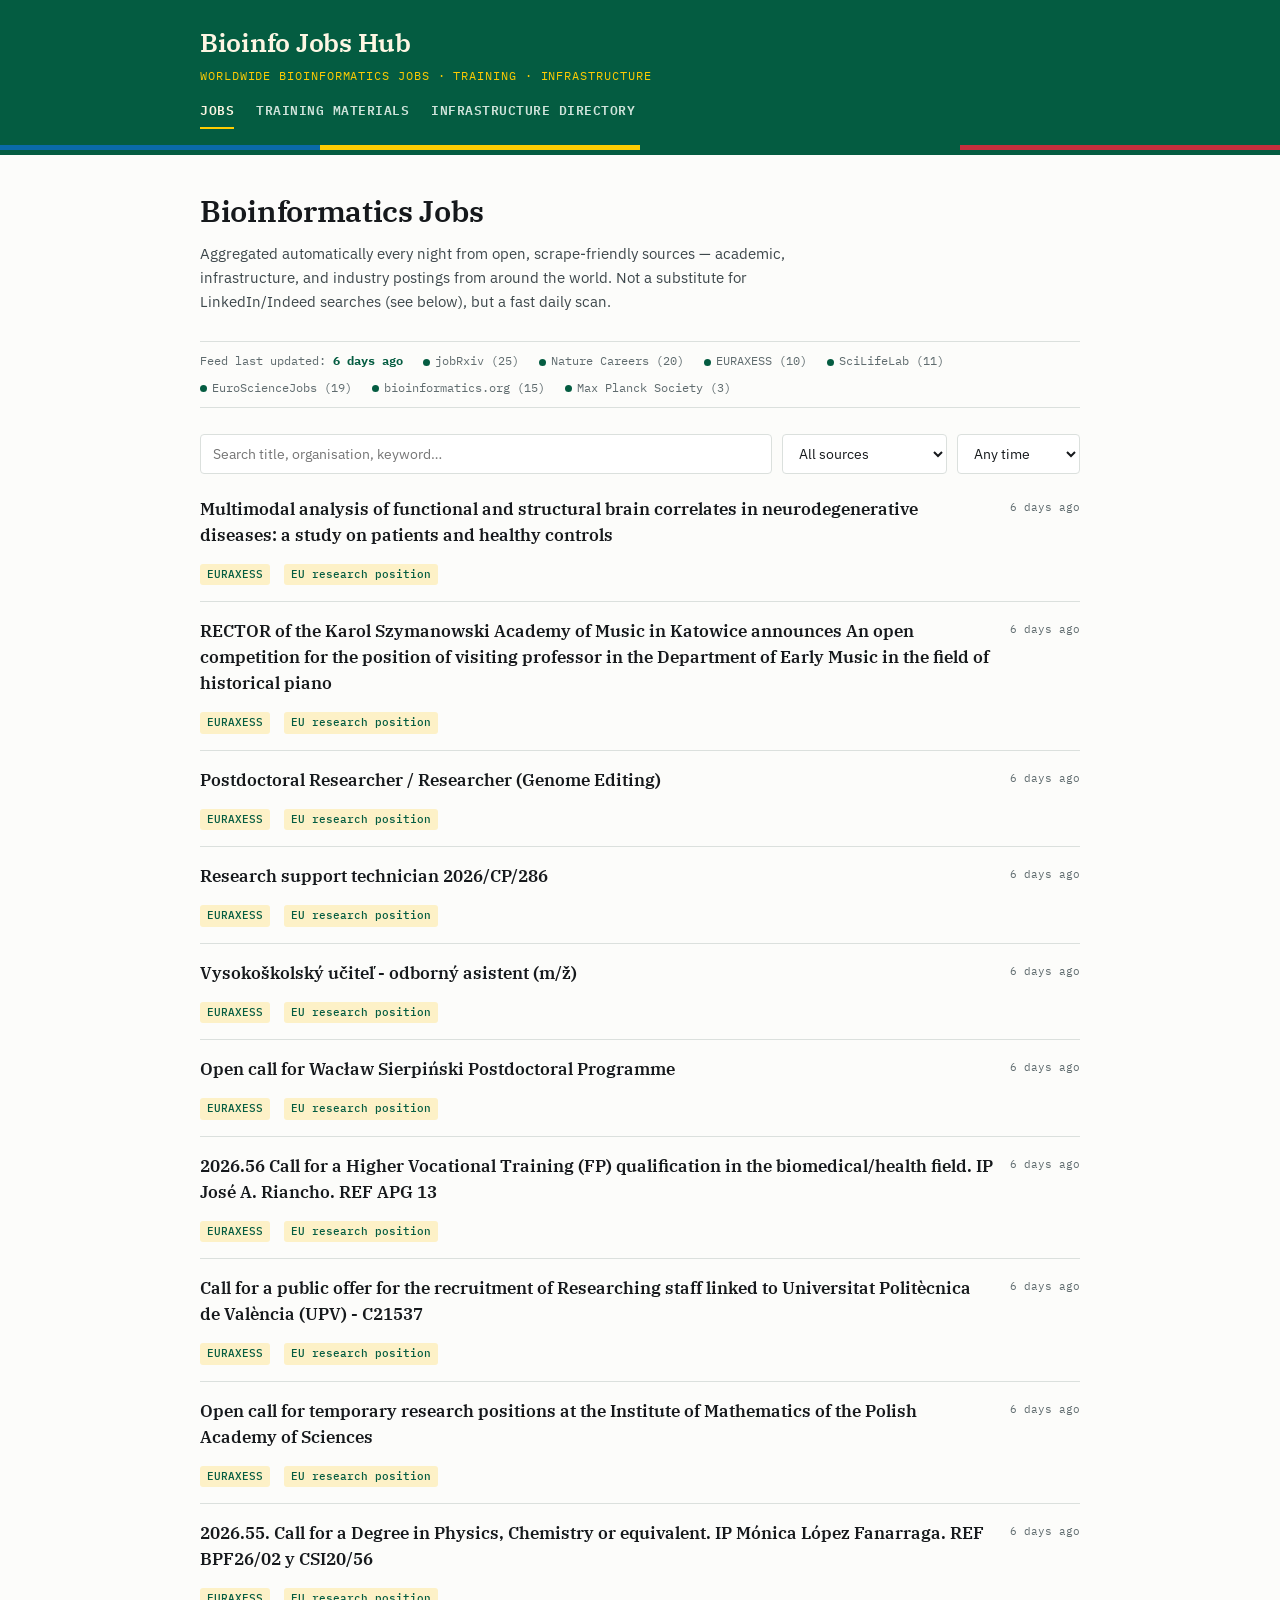
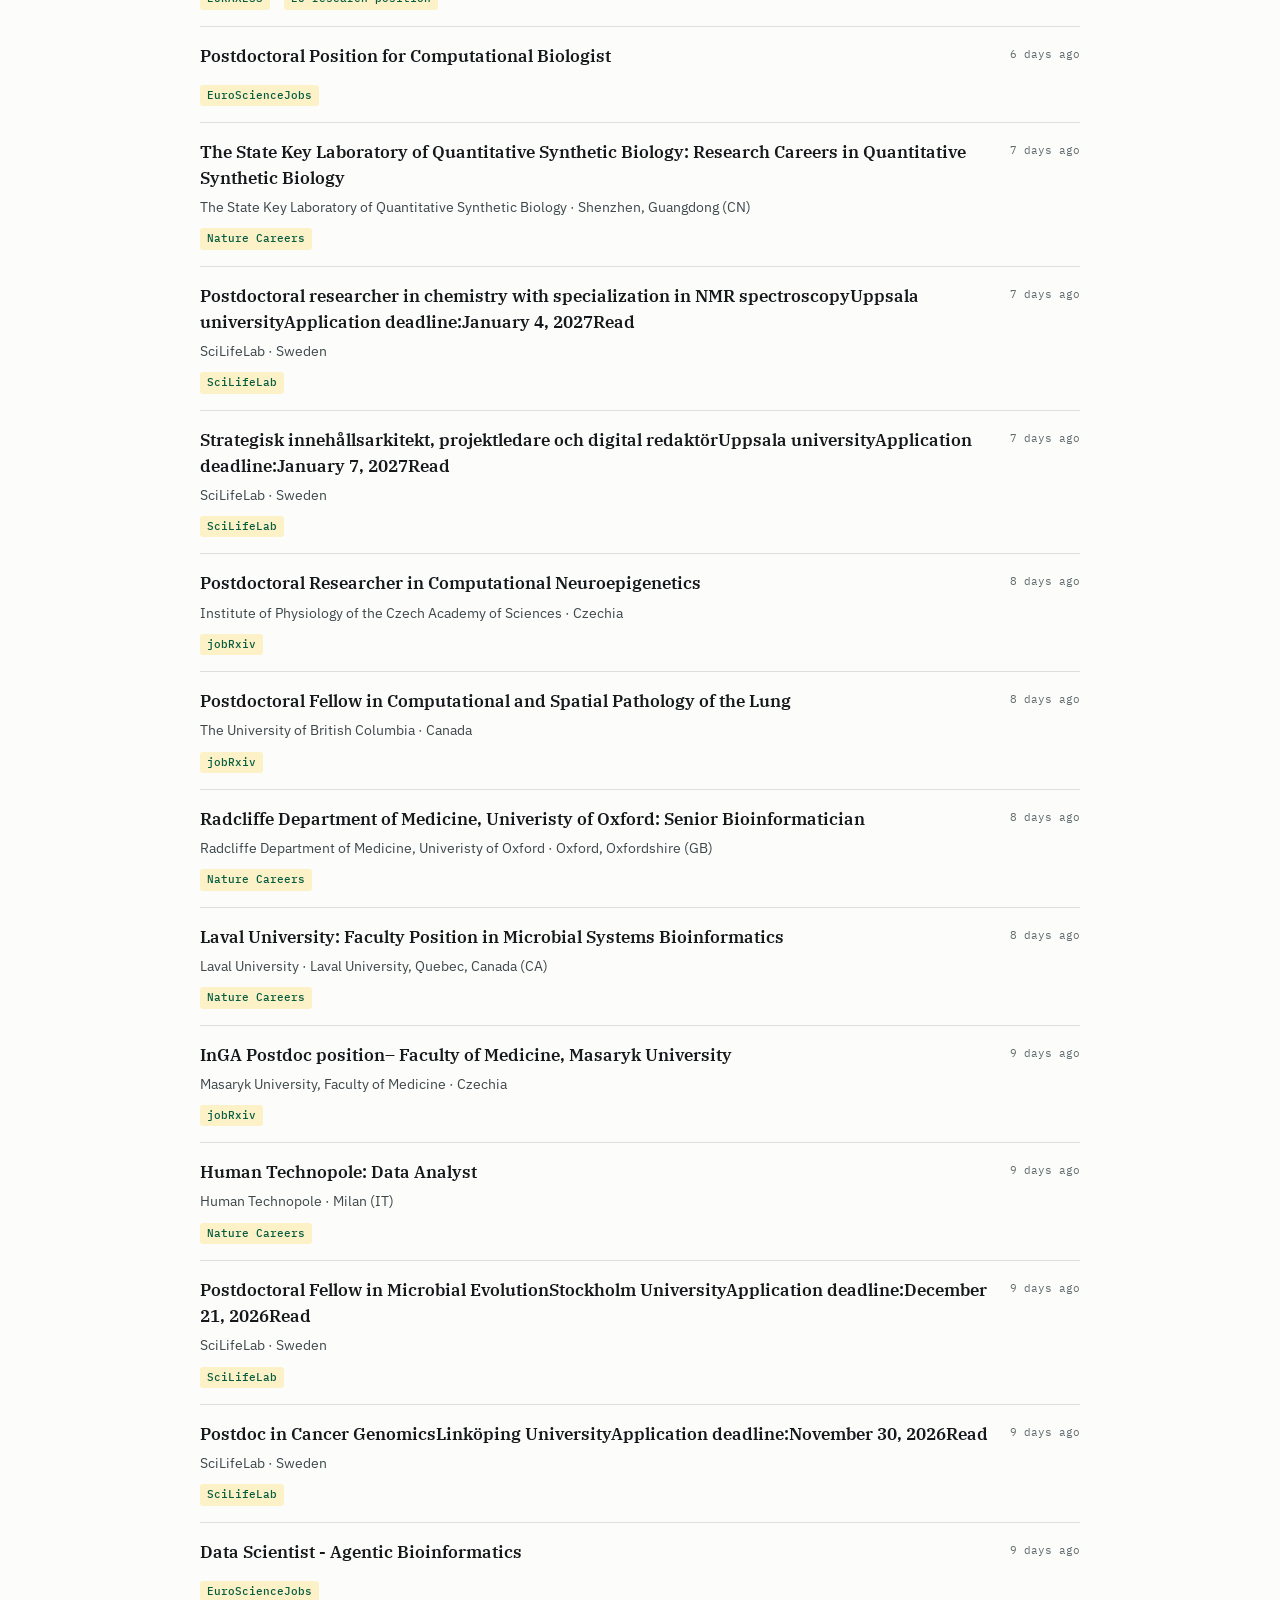
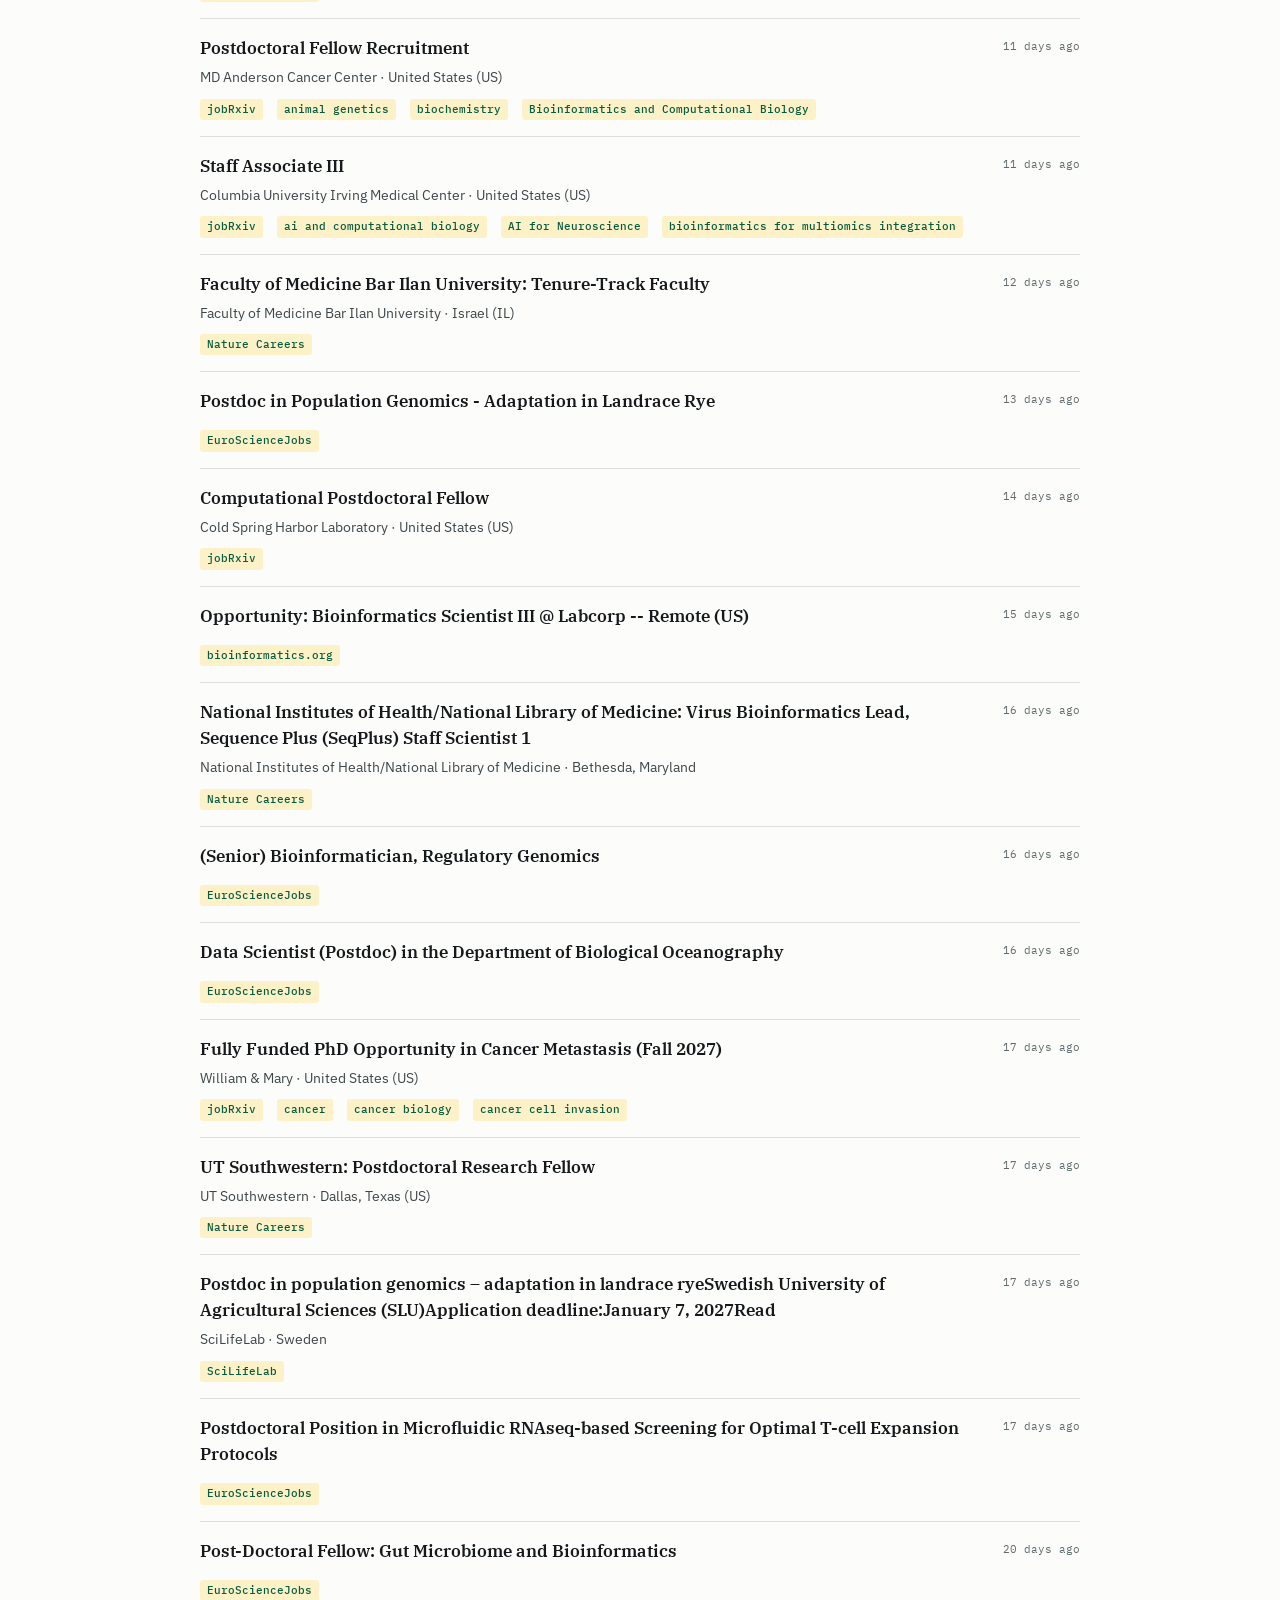
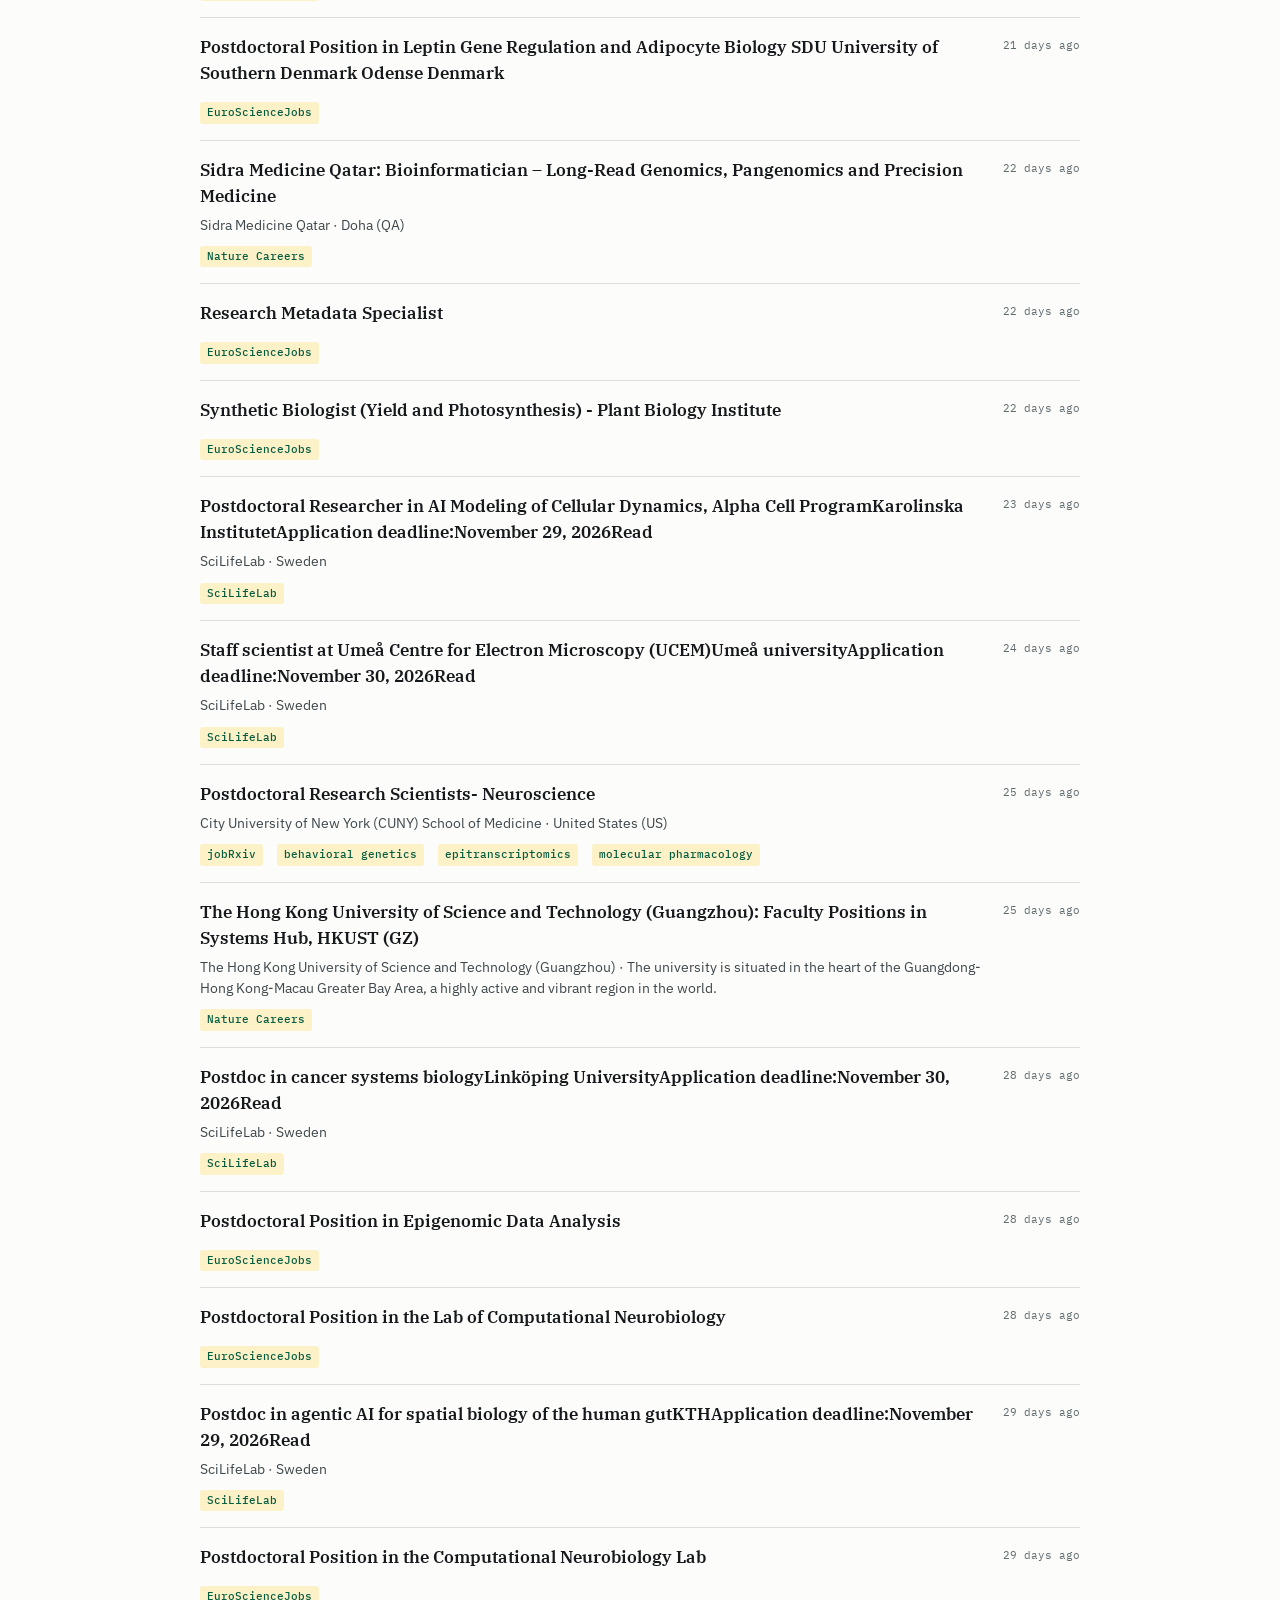
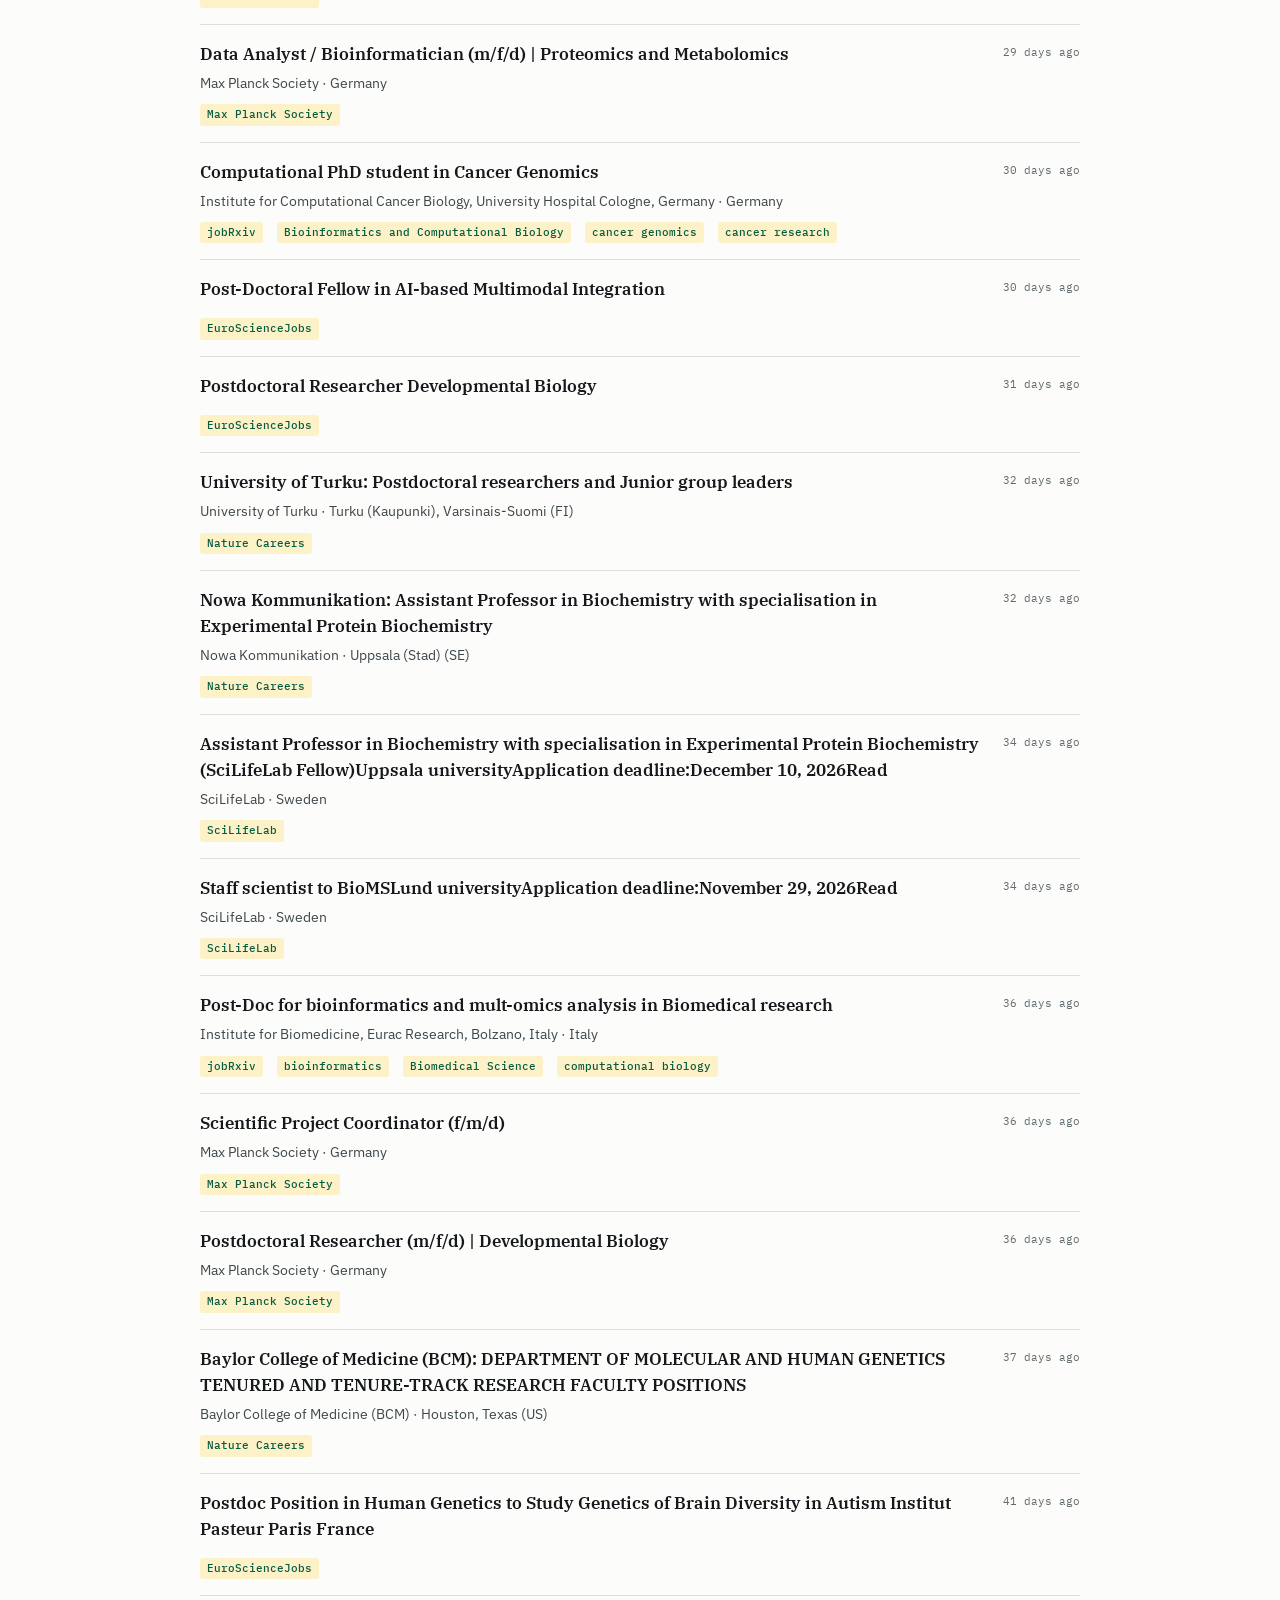
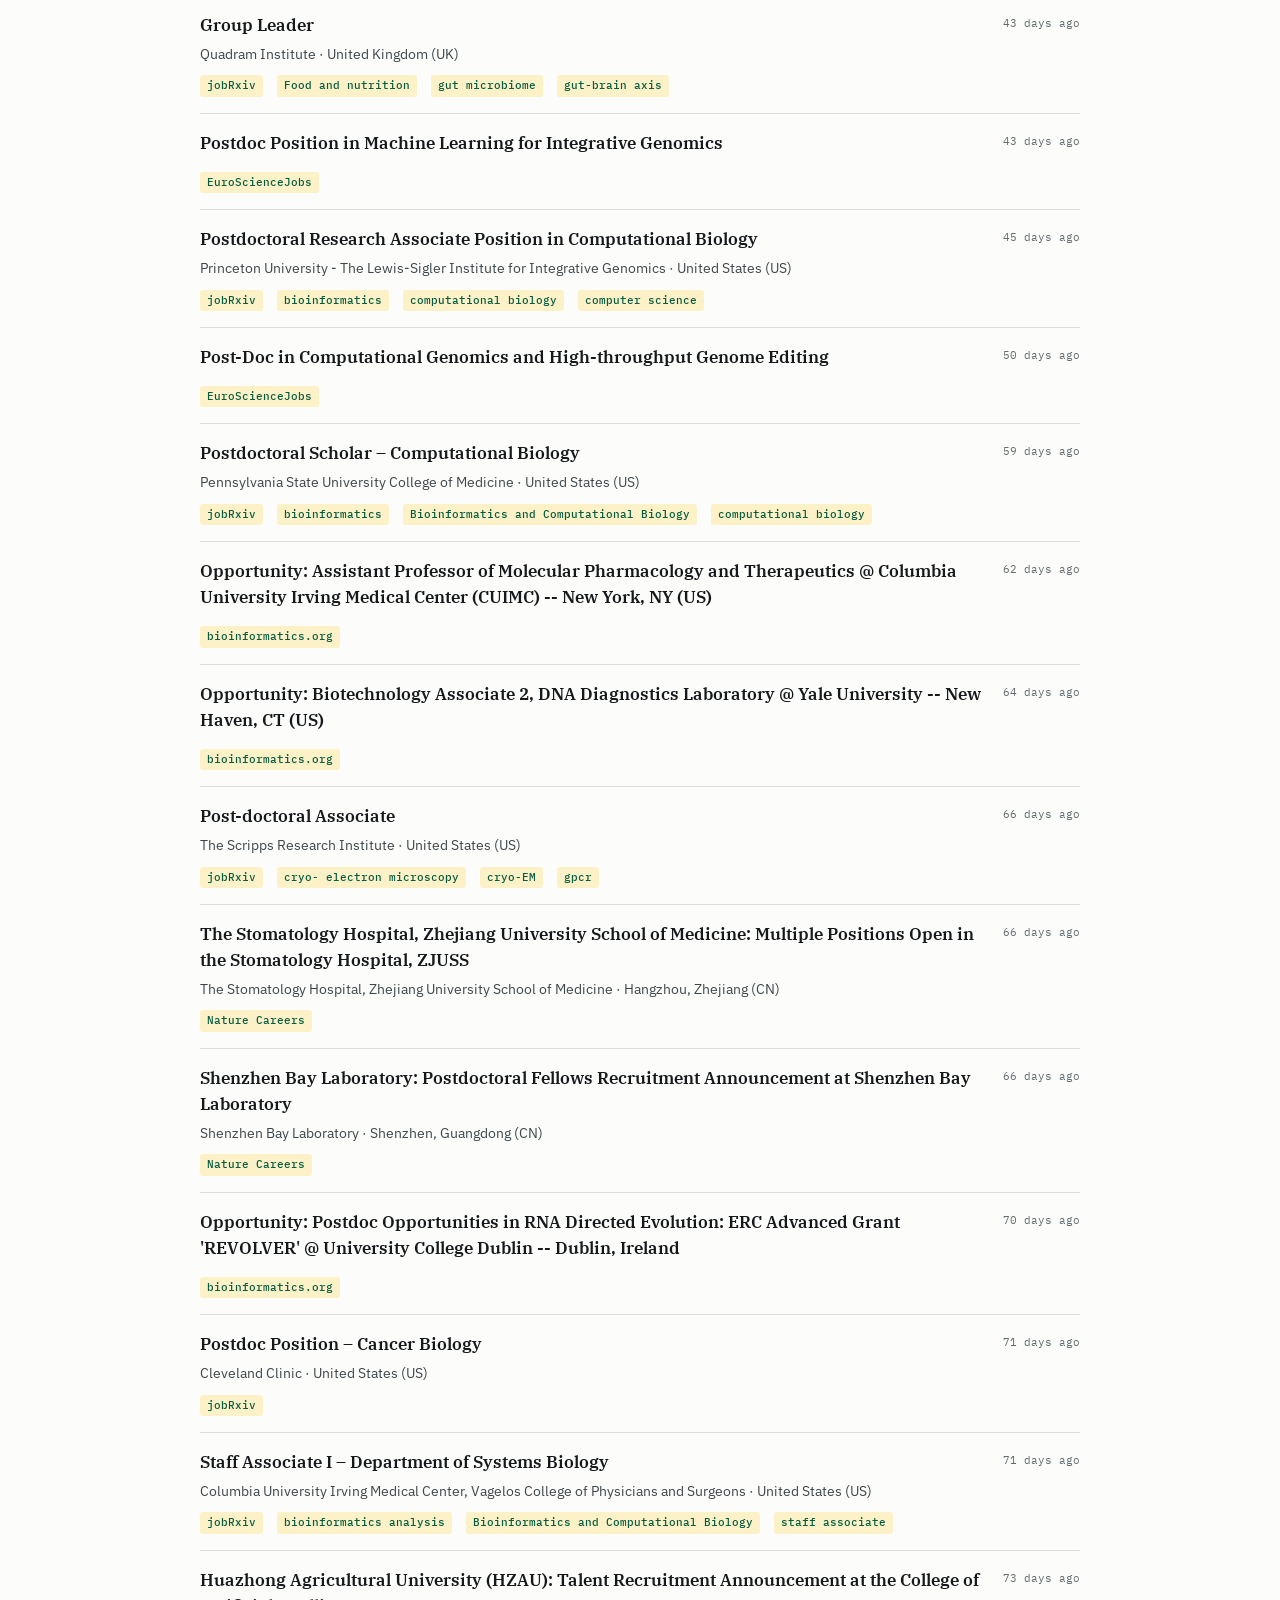
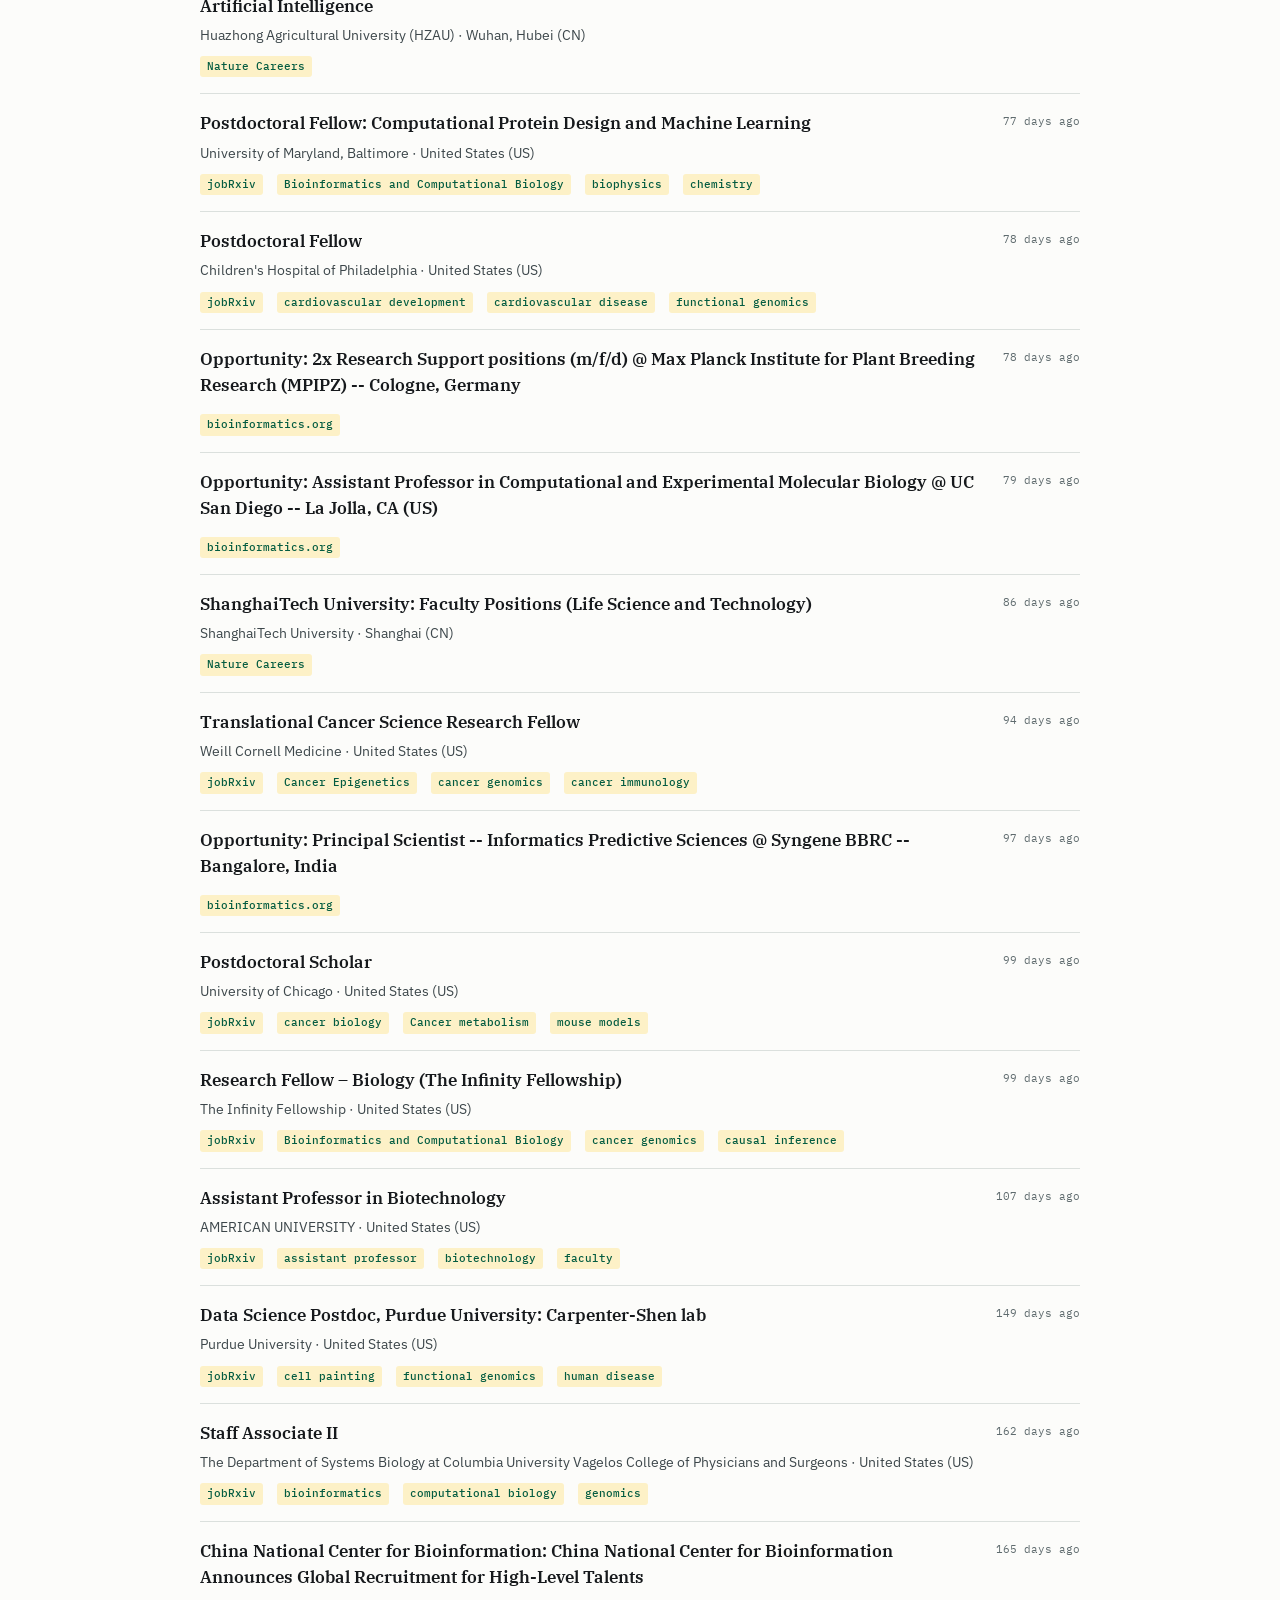
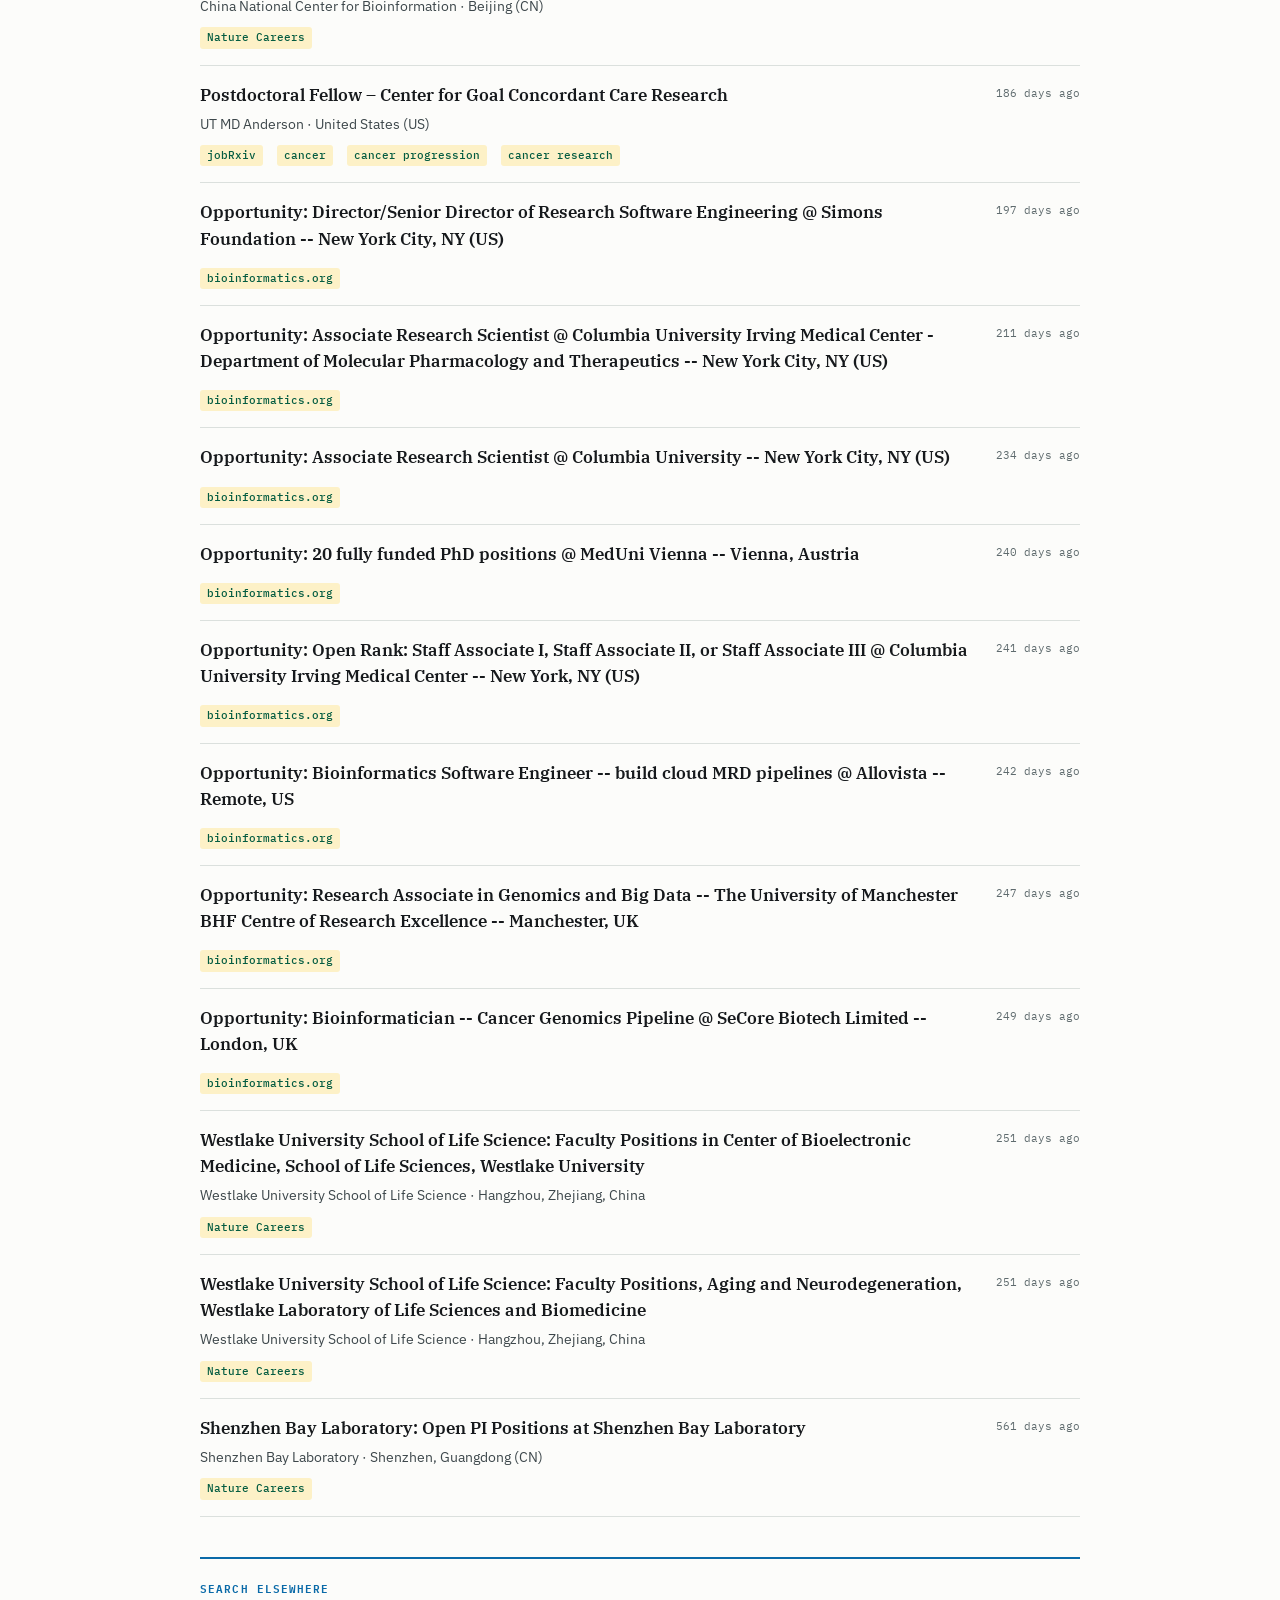
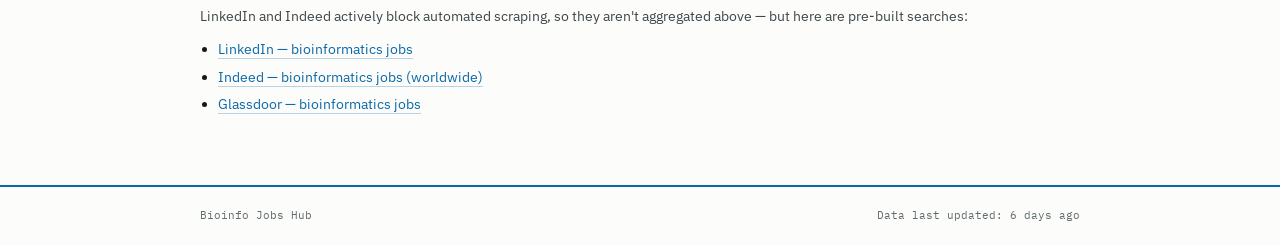
<file: index.html>
<!DOCTYPE html>
<html lang="en">
<head>
<meta charset="utf-8">
<meta name="viewport" content="width=device-width, initial-scale=1">
<title>Bioinfo Jobs Hub — Worldwide Bioinformatics Jobs</title>
<meta name="description" content="Auto-updated, worldwide bioinformatics job board, plus training materials and infrastructure directories.">
<link rel="preconnect" href="https://fonts.googleapis.com">
<link rel="preconnect" href="https://fonts.gstatic.com" crossorigin>
<link href="https://fonts.googleapis.com/css2?family=IBM+Plex+Mono:wght@400;500;600&family=IBM+Plex+Sans:wght@400;500;600&family=IBM+Plex+Serif:wght@400;500;600&display=swap" rel="stylesheet">
<link rel="stylesheet" href="assets/style.css">
</head>
<body>

<header class="site">
  <div class="wrap">
    <h1 class="brand"><a href="index.html">Bioinfo Jobs Hub</a></h1>
    <p class="tagline">Worldwide bioinformatics jobs · training · infrastructure</p>
    <nav class="tabs">
      <a href="index.html" class="active">Jobs</a>
      <a href="training.html">Training Materials</a>
      <a href="infrastructure.html">Infrastructure Directory</a>
    </nav>
  </div>
</header>

<main>
  <div class="wrap">
    <h1 class="page-title">Bioinformatics Jobs</h1>
    <p class="page-sub">Aggregated automatically every night from open, scrape-friendly sources — academic, infrastructure, and industry postings from around the world. Not a substitute for LinkedIn/Indeed searches (see below), but a fast daily scan.</p>

    <div class="status-bar" id="status-bar">
      <span>Loading status…</span>
    </div>

    <div class="controls">
      <input type="search" id="search" placeholder="Search title, organisation, keyword…">
      <select id="filter-source"><option value="">All sources</option></select>
      <select id="filter-recency">
        <option value="">Any time</option>
        <option value="7">Last 7 days</option>
        <option value="14">Last 14 days</option>
        <option value="30">Last 30 days</option>
      </select>
    </div>

    <div class="job-list" id="job-list">
      <p class="empty-state">Loading jobs…</p>
    </div>

    <section class="elsewhere">
      <h2>Search elsewhere</h2>
      <p>LinkedIn and Indeed actively block automated scraping, so they aren't aggregated above — but here are pre-built searches:</p>
      <ul>
        <li><a href="https://www.linkedin.com/jobs/search/?keywords=bioinformatics" target="_blank" rel="noopener">LinkedIn — bioinformatics jobs</a></li>
        <li><a href="https://www.indeed.com/jobs?q=bioinformatics" target="_blank" rel="noopener">Indeed — bioinformatics jobs (worldwide)</a></li>
        <li><a href="https://www.glassdoor.com/Job/bioinformatics-jobs-SRCH_KO0,14.htm" target="_blank" rel="noopener">Glassdoor — bioinformatics jobs</a></li>
      </ul>
    </section>
  </div>
</main>

<footer class="site">
  <div class="wrap">
    <span>Bioinfo Jobs Hub</span>
    <span id="footer-updated">Data last updated: —</span>
  </div>
</footer>

<script src="assets/site.js"></script>
</body>
</html>
</file>
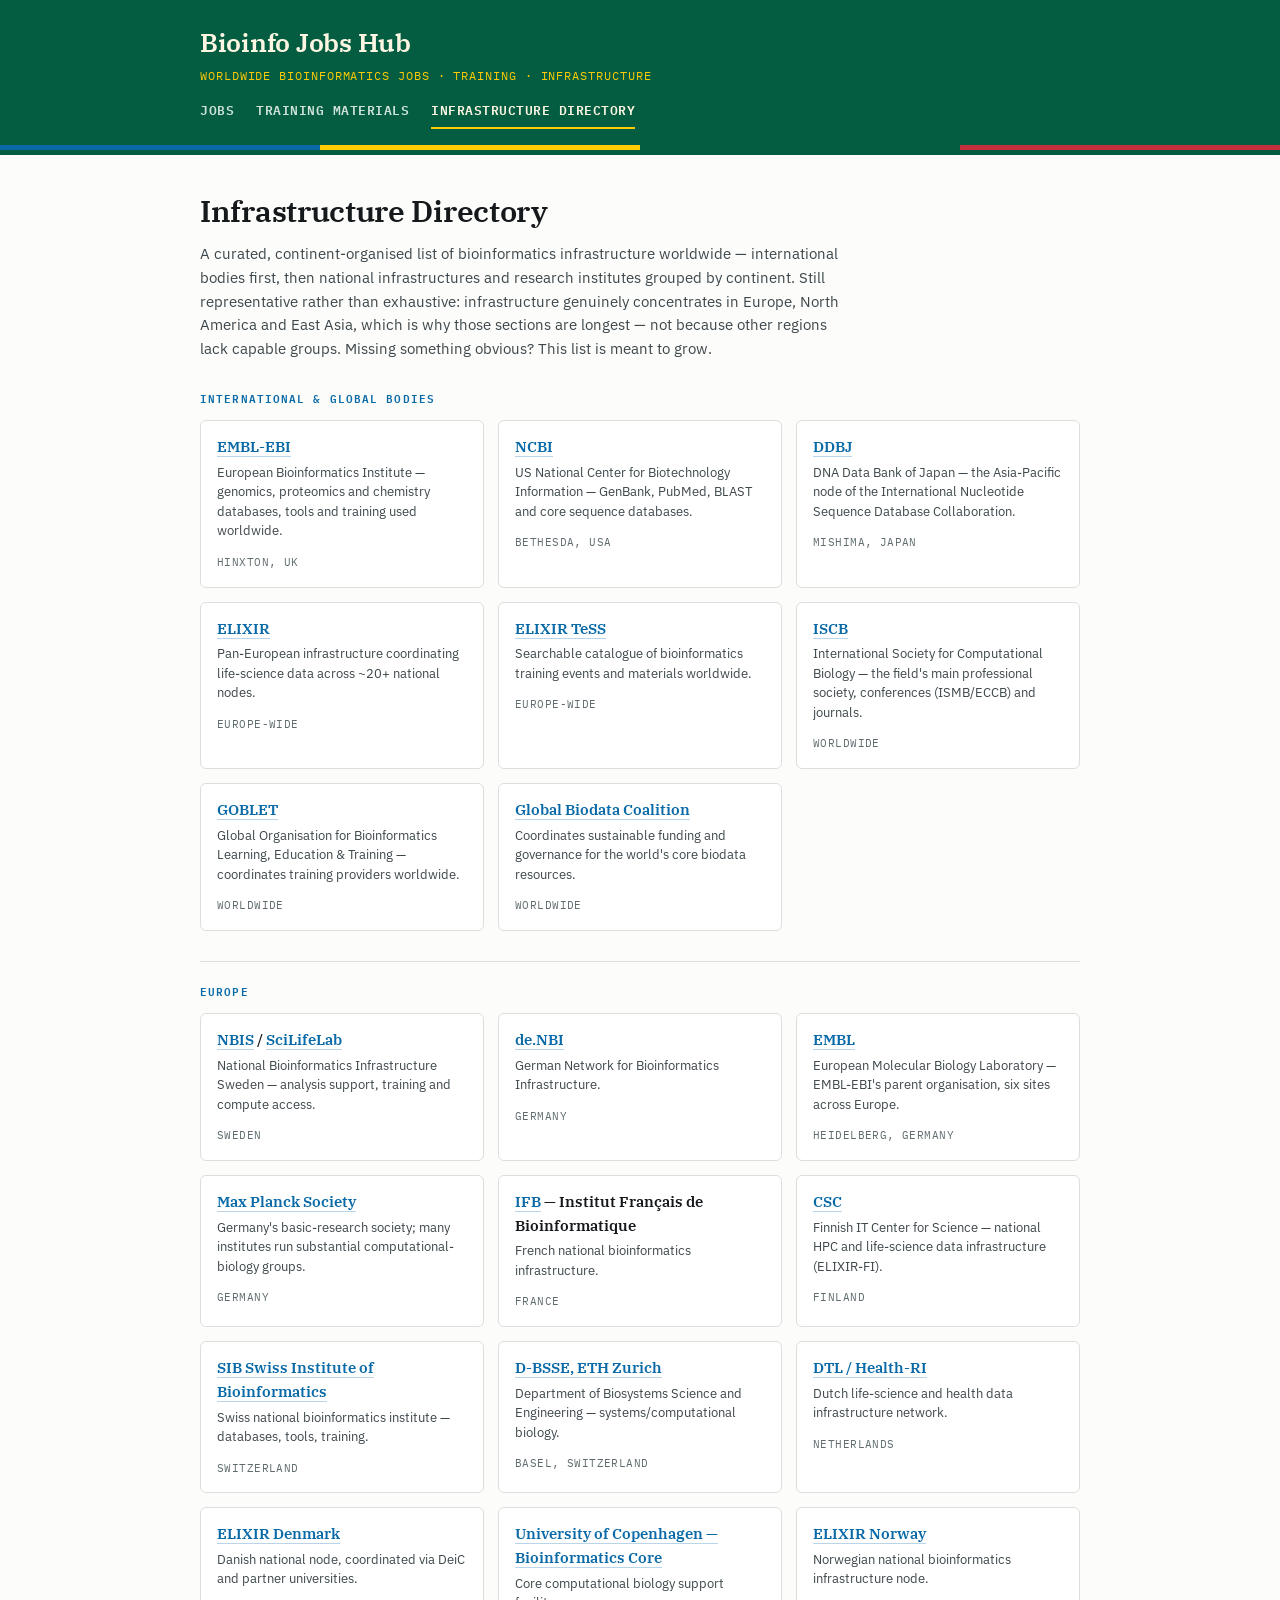
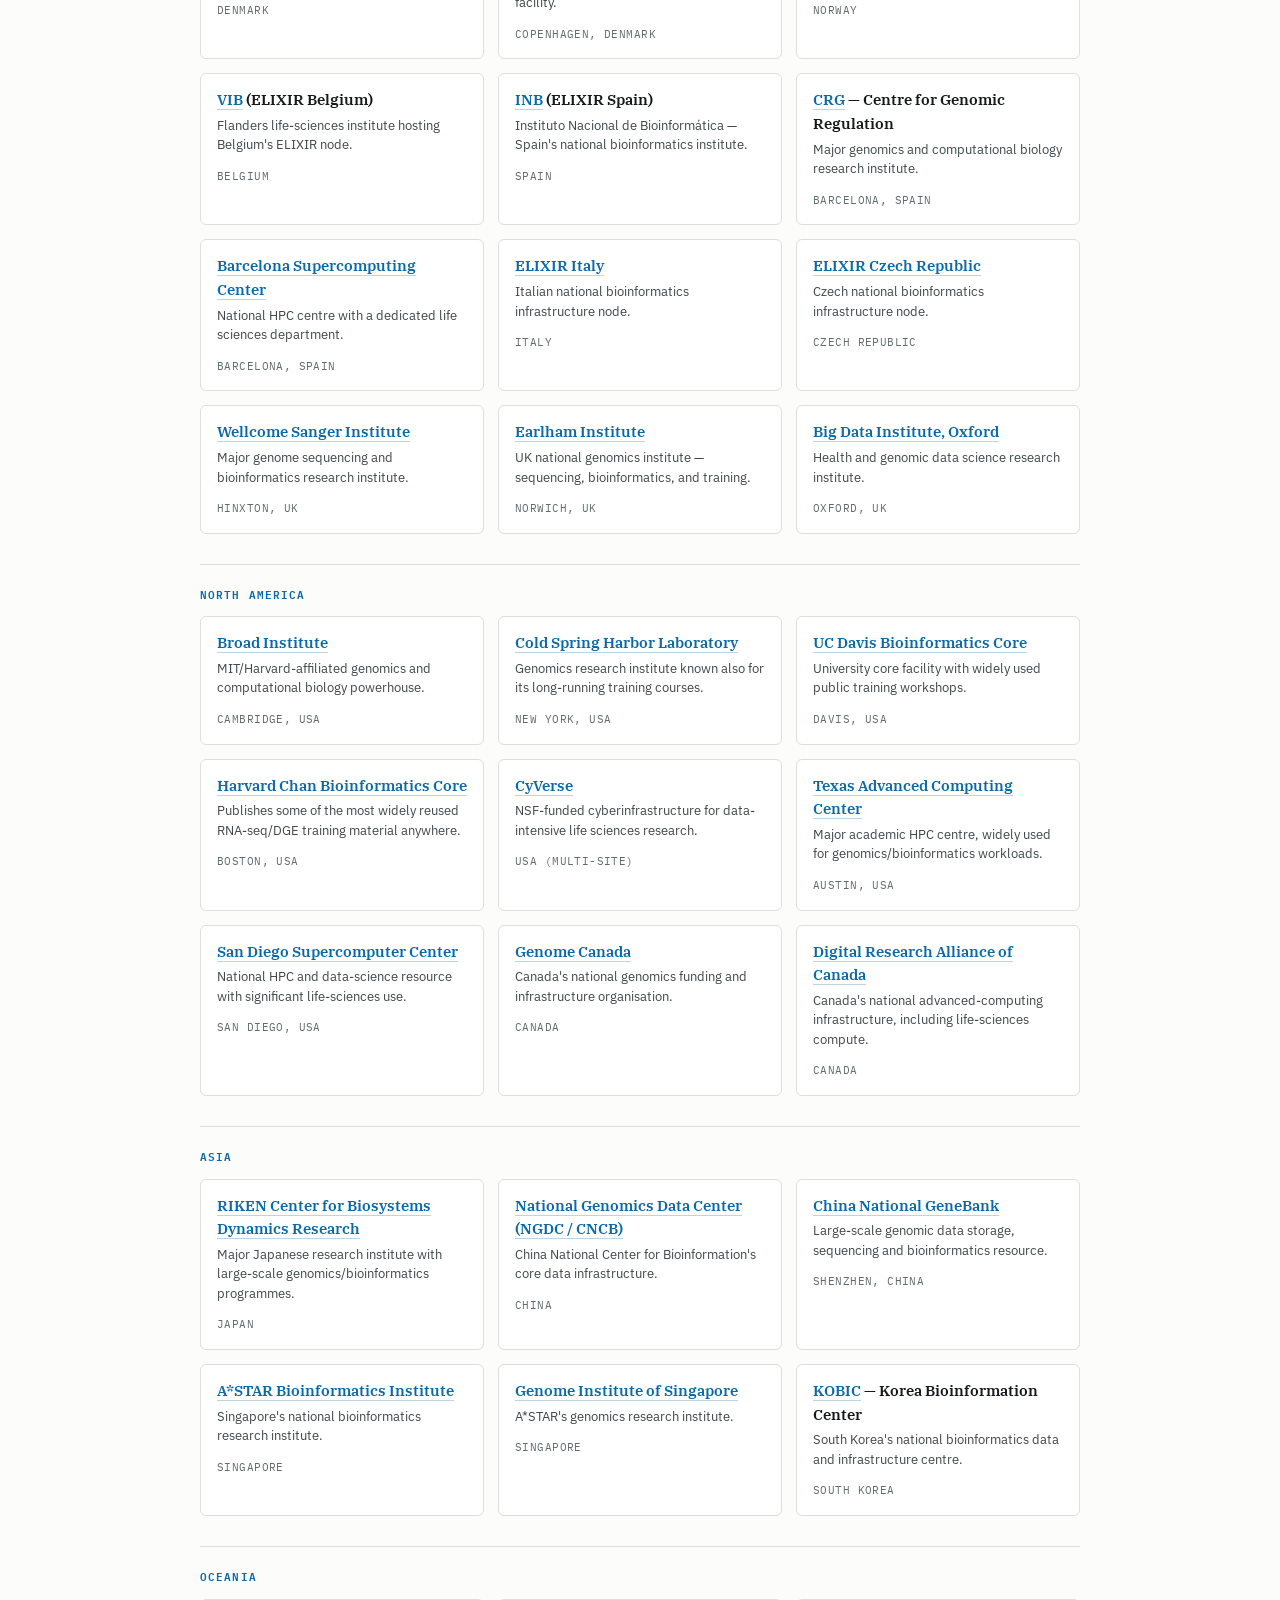
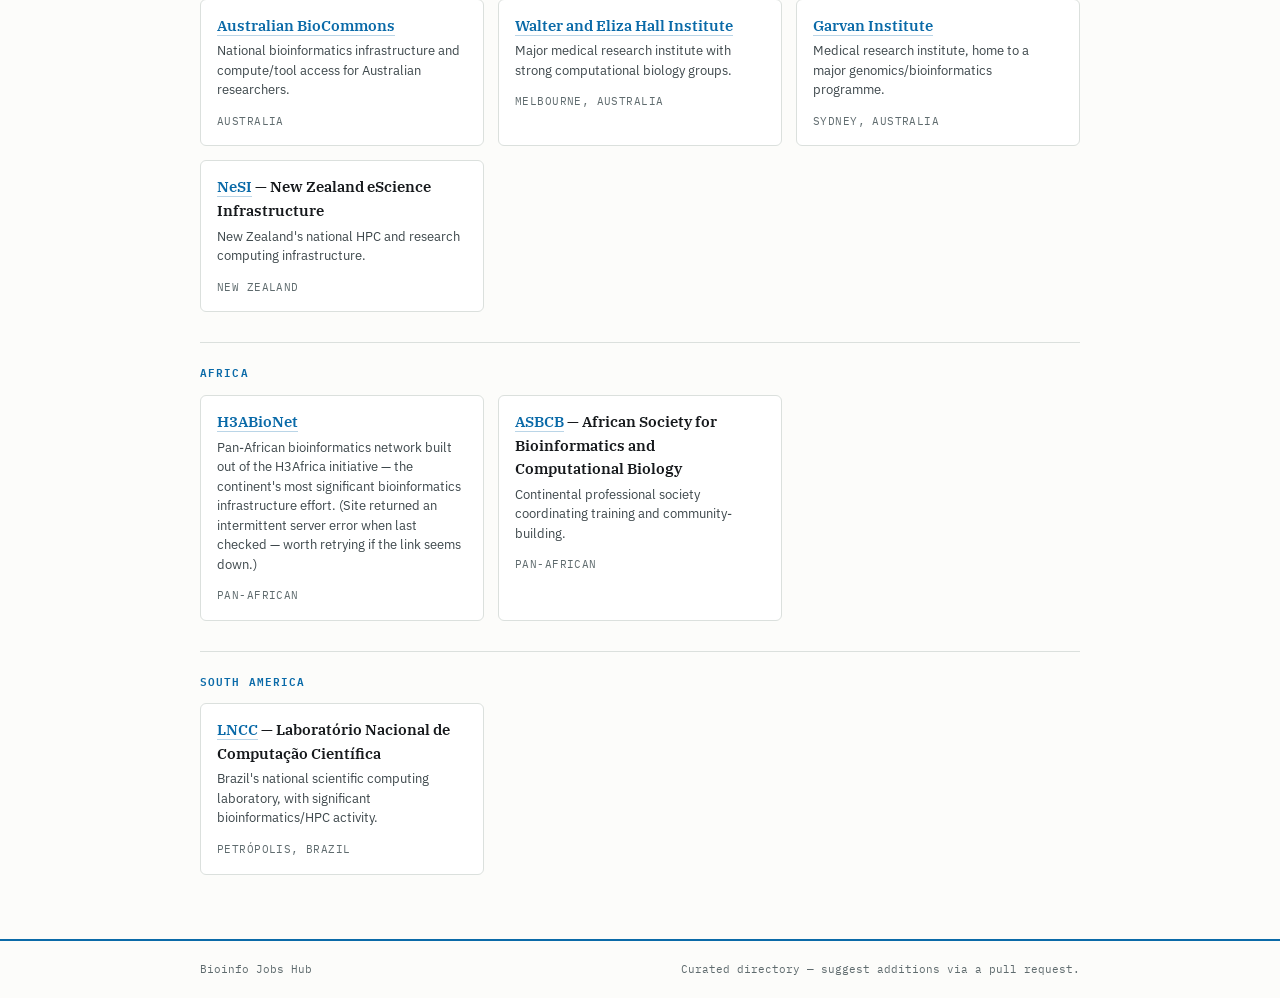
<file: infrastructure.html>
<!DOCTYPE html>
<html lang="en">
<head>
<meta charset="utf-8">
<meta name="viewport" content="width=device-width, initial-scale=1">
<title>Infrastructure Directory — Bioinfo Jobs Hub</title>
<meta name="description" content="Worldwide bioinformatics infrastructure, organised continent by continent: international bodies, national infrastructures, and research institutes.">
<link rel="preconnect" href="https://fonts.googleapis.com">
<link rel="preconnect" href="https://fonts.gstatic.com" crossorigin>
<link href="https://fonts.googleapis.com/css2?family=IBM+Plex+Mono:wght@400;500;600&family=IBM+Plex+Sans:wght@400;500;600&family=IBM+Plex+Serif:wght@400;500;600&display=swap" rel="stylesheet">
<link rel="stylesheet" href="assets/style.css">
</head>
<body>

<header class="site">
  <div class="wrap">
    <h1 class="brand"><a href="index.html">Bioinfo Jobs Hub</a></h1>
    <p class="tagline">Worldwide bioinformatics jobs · training · infrastructure</p>
    <nav class="tabs">
      <a href="index.html">Jobs</a>
      <a href="training.html">Training Materials</a>
      <a href="infrastructure.html" class="active">Infrastructure Directory</a>
    </nav>
  </div>
</header>

<main>
  <div class="wrap">
    <h1 class="page-title">Infrastructure Directory</h1>
    <p class="page-sub">A curated, continent-organised list of bioinformatics infrastructure worldwide — international bodies first, then national infrastructures and research institutes grouped by continent. Still representative rather than exhaustive: infrastructure genuinely concentrates in Europe, North America and East Asia, which is why those sections are longest — not because other regions lack capable groups. Missing something obvious? This list is meant to grow.</p>

    <section class="category">
      <h2>International &amp; global bodies</h2>
      <div class="res-grid">
        <div class="res-card"><h3><a href="https://www.ebi.ac.uk/" target="_blank" rel="noopener">EMBL-EBI</a></h3><p>European Bioinformatics Institute — genomics, proteomics and chemistry databases, tools and training used worldwide.</p><span class="loc">Hinxton, UK</span></div>
        <div class="res-card"><h3><a href="https://www.ncbi.nlm.nih.gov/" target="_blank" rel="noopener">NCBI</a></h3><p>US National Center for Biotechnology Information — GenBank, PubMed, BLAST and core sequence databases.</p><span class="loc">Bethesda, USA</span></div>
        <div class="res-card"><h3><a href="https://www.ddbj.nig.ac.jp/" target="_blank" rel="noopener">DDBJ</a></h3><p>DNA Data Bank of Japan — the Asia-Pacific node of the International Nucleotide Sequence Database Collaboration.</p><span class="loc">Mishima, Japan</span></div>
        <div class="res-card"><h3><a href="https://elixir-europe.org/" target="_blank" rel="noopener">ELIXIR</a></h3><p>Pan-European infrastructure coordinating life-science data across ~20+ national nodes.</p><span class="loc">Europe-wide</span></div>
        <div class="res-card"><h3><a href="https://tess.elixir-europe.org/" target="_blank" rel="noopener">ELIXIR TeSS</a></h3><p>Searchable catalogue of bioinformatics training events and materials worldwide.</p><span class="loc">Europe-wide</span></div>
        <div class="res-card"><h3><a href="https://www.iscb.org/" target="_blank" rel="noopener">ISCB</a></h3><p>International Society for Computational Biology — the field's main professional society, conferences (ISMB/ECCB) and journals.</p><span class="loc">Worldwide</span></div>
        <div class="res-card"><h3><a href="https://www.mygoblet.org/" target="_blank" rel="noopener">GOBLET</a></h3><p>Global Organisation for Bioinformatics Learning, Education & Training — coordinates training providers worldwide.</p><span class="loc">Worldwide</span></div>
        <div class="res-card"><h3><a href="https://globalbiodata.org/" target="_blank" rel="noopener">Global Biodata Coalition</a></h3><p>Coordinates sustainable funding and governance for the world's core biodata resources.</p><span class="loc">Worldwide</span></div>
      </div>
    </section>

    <section class="category">
      <h2>Europe</h2>
      <div class="res-grid">
        <div class="res-card"><h3><a href="https://nbis.se/" target="_blank" rel="noopener">NBIS</a> / <a href="https://www.scilifelab.se/" target="_blank" rel="noopener">SciLifeLab</a></h3><p>National Bioinformatics Infrastructure Sweden — analysis support, training and compute access.</p><span class="loc">Sweden</span></div>
        <div class="res-card"><h3><a href="https://www.denbi.de/" target="_blank" rel="noopener">de.NBI</a></h3><p>German Network for Bioinformatics Infrastructure.</p><span class="loc">Germany</span></div>
        <div class="res-card"><h3><a href="https://www.embl.org/" target="_blank" rel="noopener">EMBL</a></h3><p>European Molecular Biology Laboratory — EMBL-EBI's parent organisation, six sites across Europe.</p><span class="loc">Heidelberg, Germany</span></div>
        <div class="res-card"><h3><a href="https://www.mpg.de/" target="_blank" rel="noopener">Max Planck Society</a></h3><p>Germany's basic-research society; many institutes run substantial computational-biology groups.</p><span class="loc">Germany</span></div>
        <div class="res-card"><h3><a href="https://www.france-bioinformatique.fr/" target="_blank" rel="noopener">IFB</a> — Institut Français de Bioinformatique</h3><p>French national bioinformatics infrastructure.</p><span class="loc">France</span></div>
        <div class="res-card"><h3><a href="https://www.csc.fi/" target="_blank" rel="noopener">CSC</a></h3><p>Finnish IT Center for Science — national HPC and life-science data infrastructure (ELIXIR-FI).</p><span class="loc">Finland</span></div>
        <div class="res-card"><h3><a href="https://www.sib.swiss/" target="_blank" rel="noopener">SIB Swiss Institute of Bioinformatics</a></h3><p>Swiss national bioinformatics institute — databases, tools, training.</p><span class="loc">Switzerland</span></div>
        <div class="res-card"><h3><a href="https://bsse.ethz.ch/" target="_blank" rel="noopener">D-BSSE, ETH Zurich</a></h3><p>Department of Biosystems Science and Engineering — systems/computational biology.</p><span class="loc">Basel, Switzerland</span></div>
        <div class="res-card"><h3><a href="https://www.dtls.nl/" target="_blank" rel="noopener">DTL / Health-RI</a></h3><p>Dutch life-science and health data infrastructure network.</p><span class="loc">Netherlands</span></div>
        <div class="res-card"><h3><a href="https://elixirdenmark.dk/" target="_blank" rel="noopener">ELIXIR Denmark</a></h3><p>Danish national node, coordinated via DeiC and partner universities.</p><span class="loc">Denmark</span></div>
        <div class="res-card"><h3><a href="https://www.bmc.med.ku.dk/" target="_blank" rel="noopener">University of Copenhagen — Bioinformatics Core</a></h3><p>Core computational biology support facility.</p><span class="loc">Copenhagen, Denmark</span></div>
        <div class="res-card"><h3><a href="https://elixir.no/" target="_blank" rel="noopener">ELIXIR Norway</a></h3><p>Norwegian national bioinformatics infrastructure node.</p><span class="loc">Norway</span></div>
        <div class="res-card"><h3><a href="https://vib.be/" target="_blank" rel="noopener">VIB</a> (ELIXIR Belgium)</h3><p>Flanders life-sciences institute hosting Belgium's ELIXIR node.</p><span class="loc">Belgium</span></div>
        <div class="res-card"><h3><a href="https://www.inab.org/" target="_blank" rel="noopener">INB</a> (ELIXIR Spain)</h3><p>Instituto Nacional de Bioinformática — Spain's national bioinformatics institute.</p><span class="loc">Spain</span></div>
        <div class="res-card"><h3><a href="https://www.crg.eu/" target="_blank" rel="noopener">CRG</a> — Centre for Genomic Regulation</h3><p>Major genomics and computational biology research institute.</p><span class="loc">Barcelona, Spain</span></div>
        <div class="res-card"><h3><a href="https://www.bsc.es/" target="_blank" rel="noopener">Barcelona Supercomputing Center</a></h3><p>National HPC centre with a dedicated life sciences department.</p><span class="loc">Barcelona, Spain</span></div>
        <div class="res-card"><h3><a href="https://elixir-italy.org/" target="_blank" rel="noopener">ELIXIR Italy</a></h3><p>Italian national bioinformatics infrastructure node.</p><span class="loc">Italy</span></div>
        <div class="res-card"><h3><a href="https://elixir-czech.cz/" target="_blank" rel="noopener">ELIXIR Czech Republic</a></h3><p>Czech national bioinformatics infrastructure node.</p><span class="loc">Czech Republic</span></div>
        <div class="res-card"><h3><a href="https://www.sanger.ac.uk/" target="_blank" rel="noopener">Wellcome Sanger Institute</a></h3><p>Major genome sequencing and bioinformatics research institute.</p><span class="loc">Hinxton, UK</span></div>
        <div class="res-card"><h3><a href="https://www.earlham.ac.uk/" target="_blank" rel="noopener">Earlham Institute</a></h3><p>UK national genomics institute — sequencing, bioinformatics, and training.</p><span class="loc">Norwich, UK</span></div>
        <div class="res-card"><h3><a href="https://www.bdi.ox.ac.uk/" target="_blank" rel="noopener">Big Data Institute, Oxford</a></h3><p>Health and genomic data science research institute.</p><span class="loc">Oxford, UK</span></div>
      </div>
    </section>

    <section class="category">
      <h2>North America</h2>
      <div class="res-grid">
        <div class="res-card"><h3><a href="https://www.broadinstitute.org/" target="_blank" rel="noopener">Broad Institute</a></h3><p>MIT/Harvard-affiliated genomics and computational biology powerhouse.</p><span class="loc">Cambridge, USA</span></div>
        <div class="res-card"><h3><a href="https://www.cshl.edu/" target="_blank" rel="noopener">Cold Spring Harbor Laboratory</a></h3><p>Genomics research institute known also for its long-running training courses.</p><span class="loc">New York, USA</span></div>
        <div class="res-card"><h3><a href="https://bioinformatics.ucdavis.edu/" target="_blank" rel="noopener">UC Davis Bioinformatics Core</a></h3><p>University core facility with widely used public training workshops.</p><span class="loc">Davis, USA</span></div>
        <div class="res-card"><h3><a href="https://bioinformatics.sph.harvard.edu/" target="_blank" rel="noopener">Harvard Chan Bioinformatics Core</a></h3><p>Publishes some of the most widely reused RNA-seq/DGE training material anywhere.</p><span class="loc">Boston, USA</span></div>
        <div class="res-card"><h3><a href="https://www.cyverse.org/" target="_blank" rel="noopener">CyVerse</a></h3><p>NSF-funded cyberinfrastructure for data-intensive life sciences research.</p><span class="loc">USA (multi-site)</span></div>
        <div class="res-card"><h3><a href="https://www.tacc.utexas.edu/" target="_blank" rel="noopener">Texas Advanced Computing Center</a></h3><p>Major academic HPC centre, widely used for genomics/bioinformatics workloads.</p><span class="loc">Austin, USA</span></div>
        <div class="res-card"><h3><a href="https://www.sdsc.edu/" target="_blank" rel="noopener">San Diego Supercomputer Center</a></h3><p>National HPC and data-science resource with significant life-sciences use.</p><span class="loc">San Diego, USA</span></div>
        <div class="res-card"><h3><a href="https://www.genomecanada.ca/" target="_blank" rel="noopener">Genome Canada</a></h3><p>Canada's national genomics funding and infrastructure organisation.</p><span class="loc">Canada</span></div>
        <div class="res-card"><h3><a href="https://alliancecan.ca/" target="_blank" rel="noopener">Digital Research Alliance of Canada</a></h3><p>Canada's national advanced-computing infrastructure, including life-sciences compute.</p><span class="loc">Canada</span></div>
      </div>
    </section>

    <section class="category">
      <h2>Asia</h2>
      <div class="res-grid">
        <div class="res-card"><h3><a href="https://www.riken.jp/en/research/labs/bdr/" target="_blank" rel="noopener">RIKEN Center for Biosystems Dynamics Research</a></h3><p>Major Japanese research institute with large-scale genomics/bioinformatics programmes.</p><span class="loc">Japan</span></div>
        <div class="res-card"><h3><a href="https://ngdc.cncb.ac.cn/" target="_blank" rel="noopener">National Genomics Data Center (NGDC / CNCB)</a></h3><p>China National Center for Bioinformation's core data infrastructure.</p><span class="loc">China</span></div>
        <div class="res-card"><h3><a href="https://www.cngb.org/" target="_blank" rel="noopener">China National GeneBank</a></h3><p>Large-scale genomic data storage, sequencing and bioinformatics resource.</p><span class="loc">Shenzhen, China</span></div>
        <div class="res-card"><h3><a href="https://www.a-star.edu.sg/bii" target="_blank" rel="noopener">A*STAR Bioinformatics Institute</a></h3><p>Singapore's national bioinformatics research institute.</p><span class="loc">Singapore</span></div>
        <div class="res-card"><h3><a href="https://www.a-star.edu.sg/gis" target="_blank" rel="noopener">Genome Institute of Singapore</a></h3><p>A*STAR's genomics research institute.</p><span class="loc">Singapore</span></div>
        <div class="res-card"><h3><a href="https://www.kobic.re.kr/kobic/" target="_blank" rel="noopener">KOBIC</a> — Korea Bioinformation Center</h3><p>South Korea's national bioinformatics data and infrastructure centre.</p><span class="loc">South Korea</span></div>
      </div>
    </section>

    <section class="category">
      <h2>Oceania</h2>
      <div class="res-grid">
        <div class="res-card"><h3><a href="https://www.biocommons.org.au/" target="_blank" rel="noopener">Australian BioCommons</a></h3><p>National bioinformatics infrastructure and compute/tool access for Australian researchers.</p><span class="loc">Australia</span></div>
        <div class="res-card"><h3><a href="https://www.wehi.edu.au/" target="_blank" rel="noopener">Walter and Eliza Hall Institute</a></h3><p>Major medical research institute with strong computational biology groups.</p><span class="loc">Melbourne, Australia</span></div>
        <div class="res-card"><h3><a href="https://www.garvan.org.au/" target="_blank" rel="noopener">Garvan Institute</a></h3><p>Medical research institute, home to a major genomics/bioinformatics programme.</p><span class="loc">Sydney, Australia</span></div>
        <div class="res-card"><h3><a href="https://www.nesi.org.nz/" target="_blank" rel="noopener">NeSI</a> — New Zealand eScience Infrastructure</h3><p>New Zealand's national HPC and research computing infrastructure.</p><span class="loc">New Zealand</span></div>
      </div>
    </section>

    <section class="category">
      <h2>Africa</h2>
      <div class="res-grid">
        <div class="res-card"><h3><a href="https://www.h3abionet.org/" target="_blank" rel="noopener">H3ABioNet</a></h3><p>Pan-African bioinformatics network built out of the H3Africa initiative — the continent's most significant bioinformatics infrastructure effort. (Site returned an intermittent server error when last checked — worth retrying if the link seems down.)</p><span class="loc">Pan-African</span></div>
        <div class="res-card"><h3><a href="https://asbcb.org/" target="_blank" rel="noopener">ASBCB</a> — African Society for Bioinformatics and Computational Biology</h3><p>Continental professional society coordinating training and community-building.</p><span class="loc">Pan-African</span></div>
      </div>
    </section>

    <section class="category">
      <h2>South America</h2>
      <div class="res-grid">
        <div class="res-card"><h3><a href="https://www.gov.br/lncc/" target="_blank" rel="noopener">LNCC</a> — Laboratório Nacional de Computação Científica</h3><p>Brazil's national scientific computing laboratory, with significant bioinformatics/HPC activity.</p><span class="loc">Petrópolis, Brazil</span></div>
      </div>
    </section>

  </div>
</main>

<footer class="site">
  <div class="wrap">
    <span>Bioinfo Jobs Hub</span>
    <span>Curated directory — suggest additions via a pull request.</span>
  </div>
</footer>

</body>
</html>
</file>
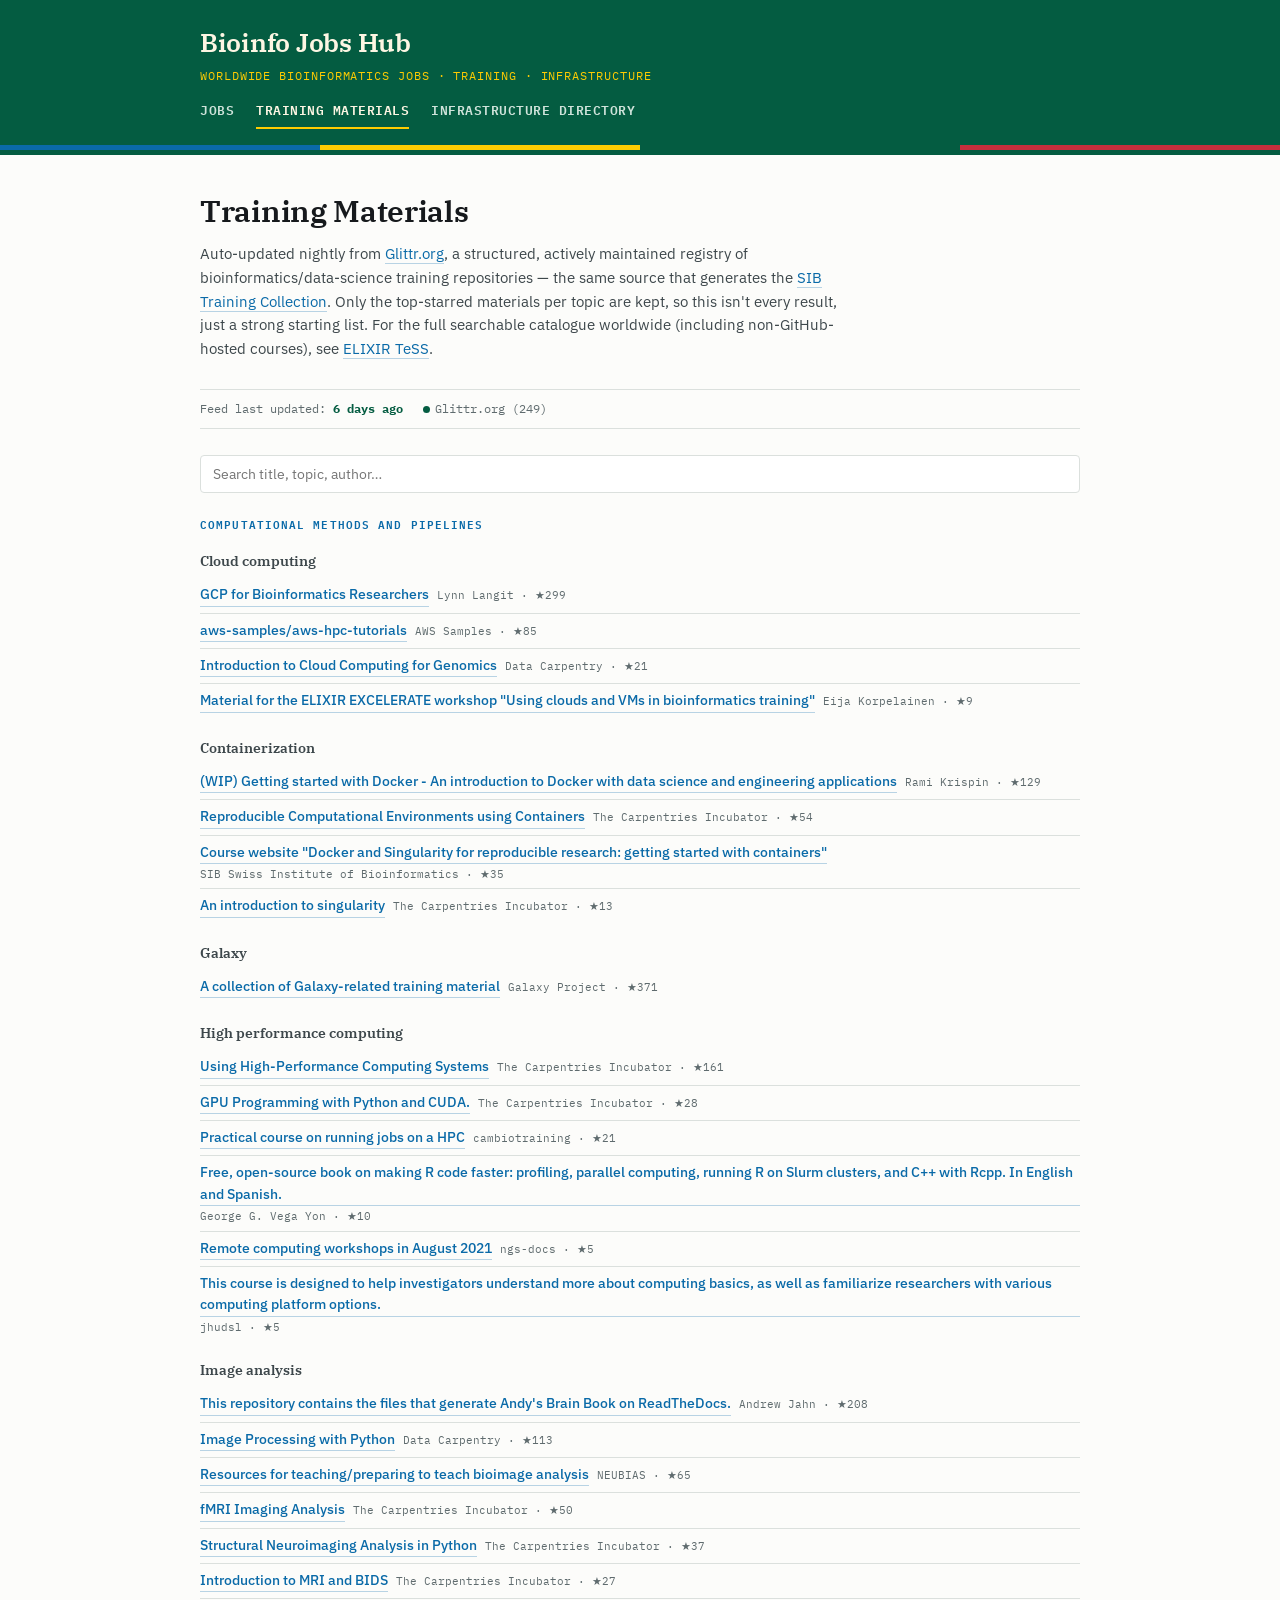
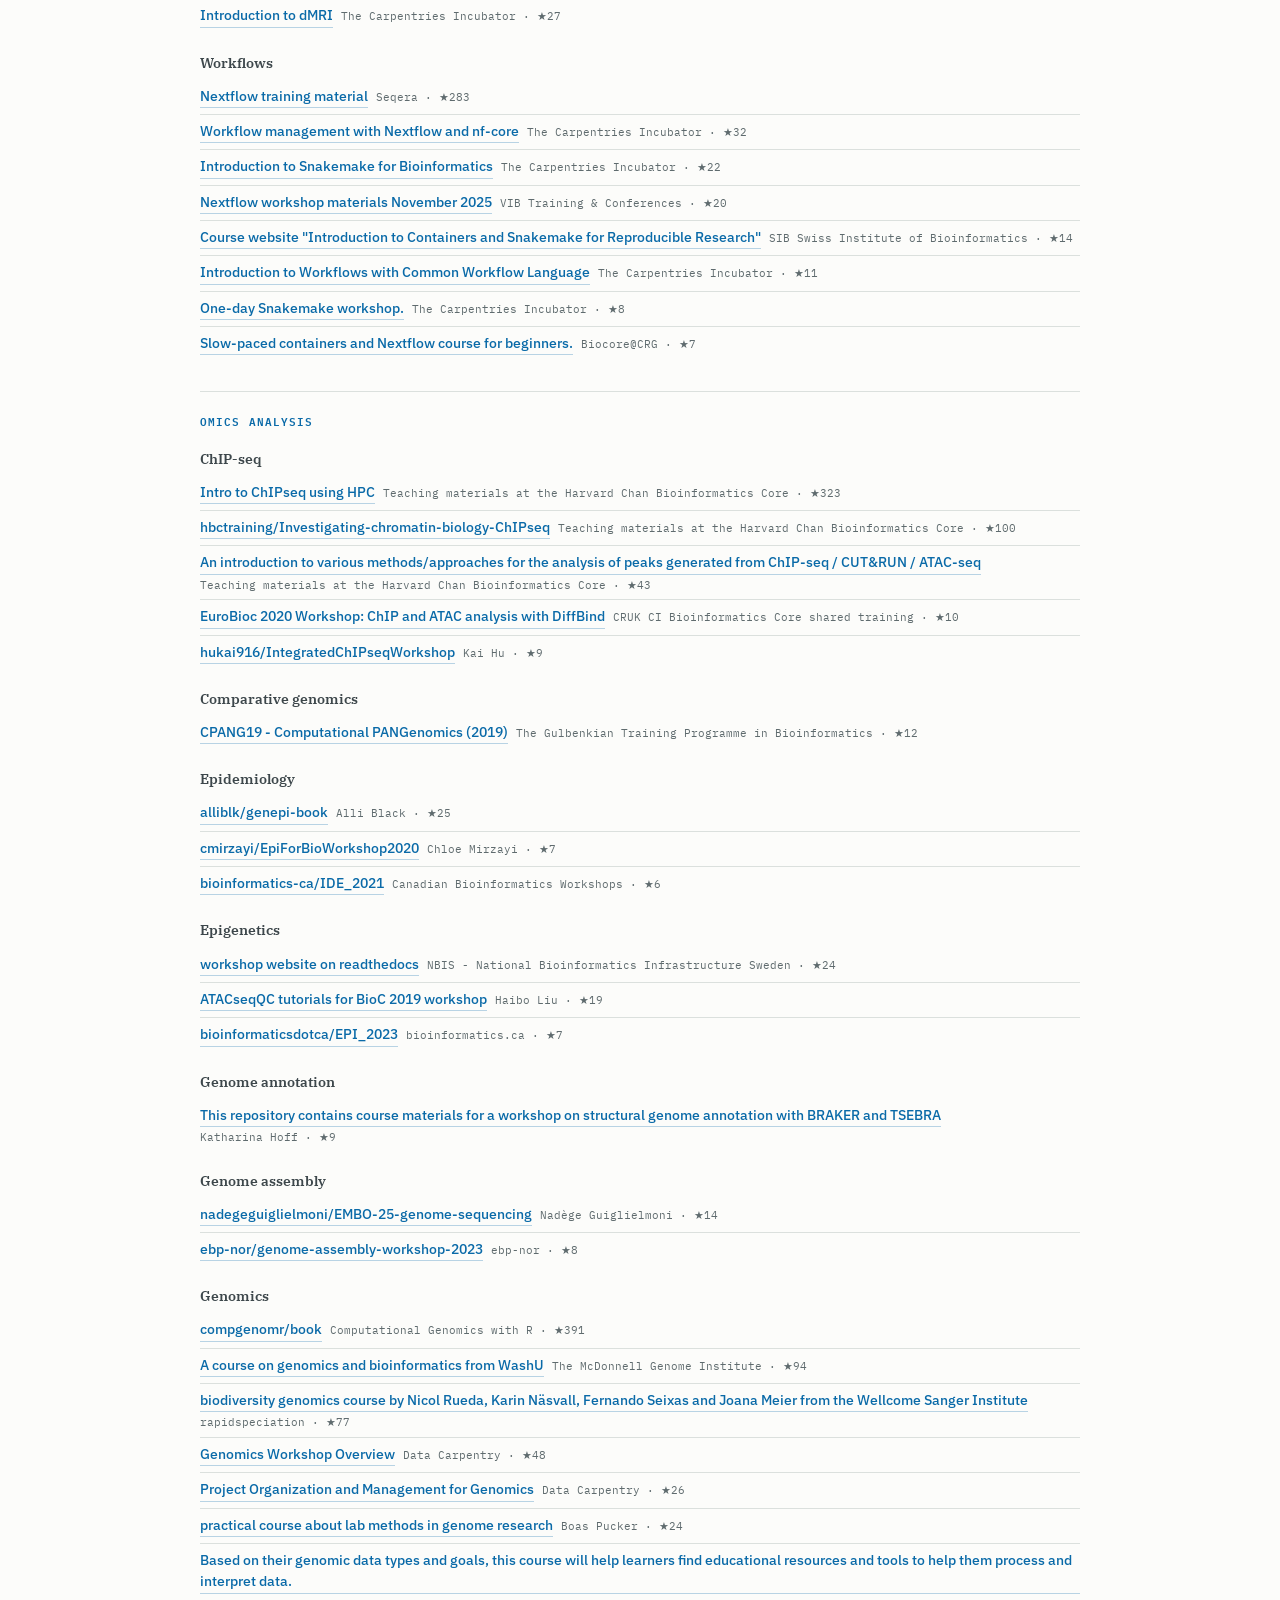
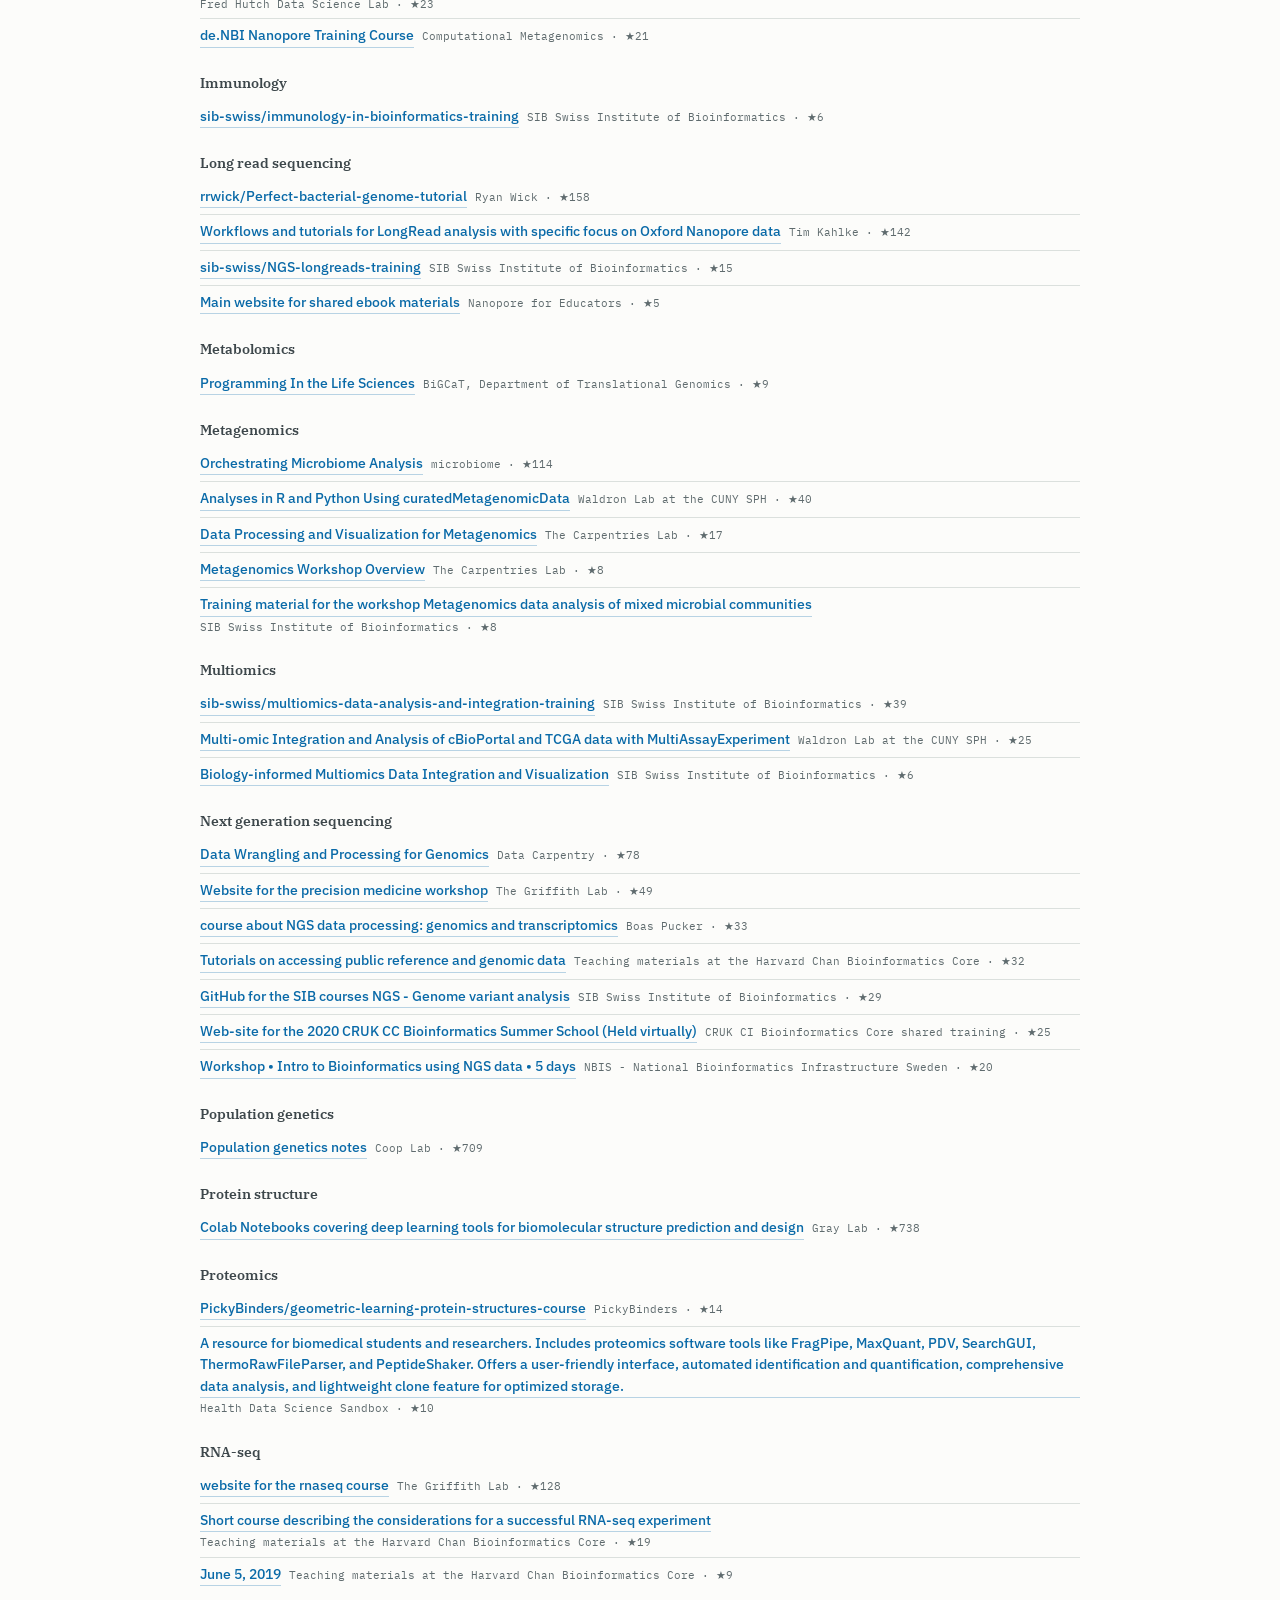
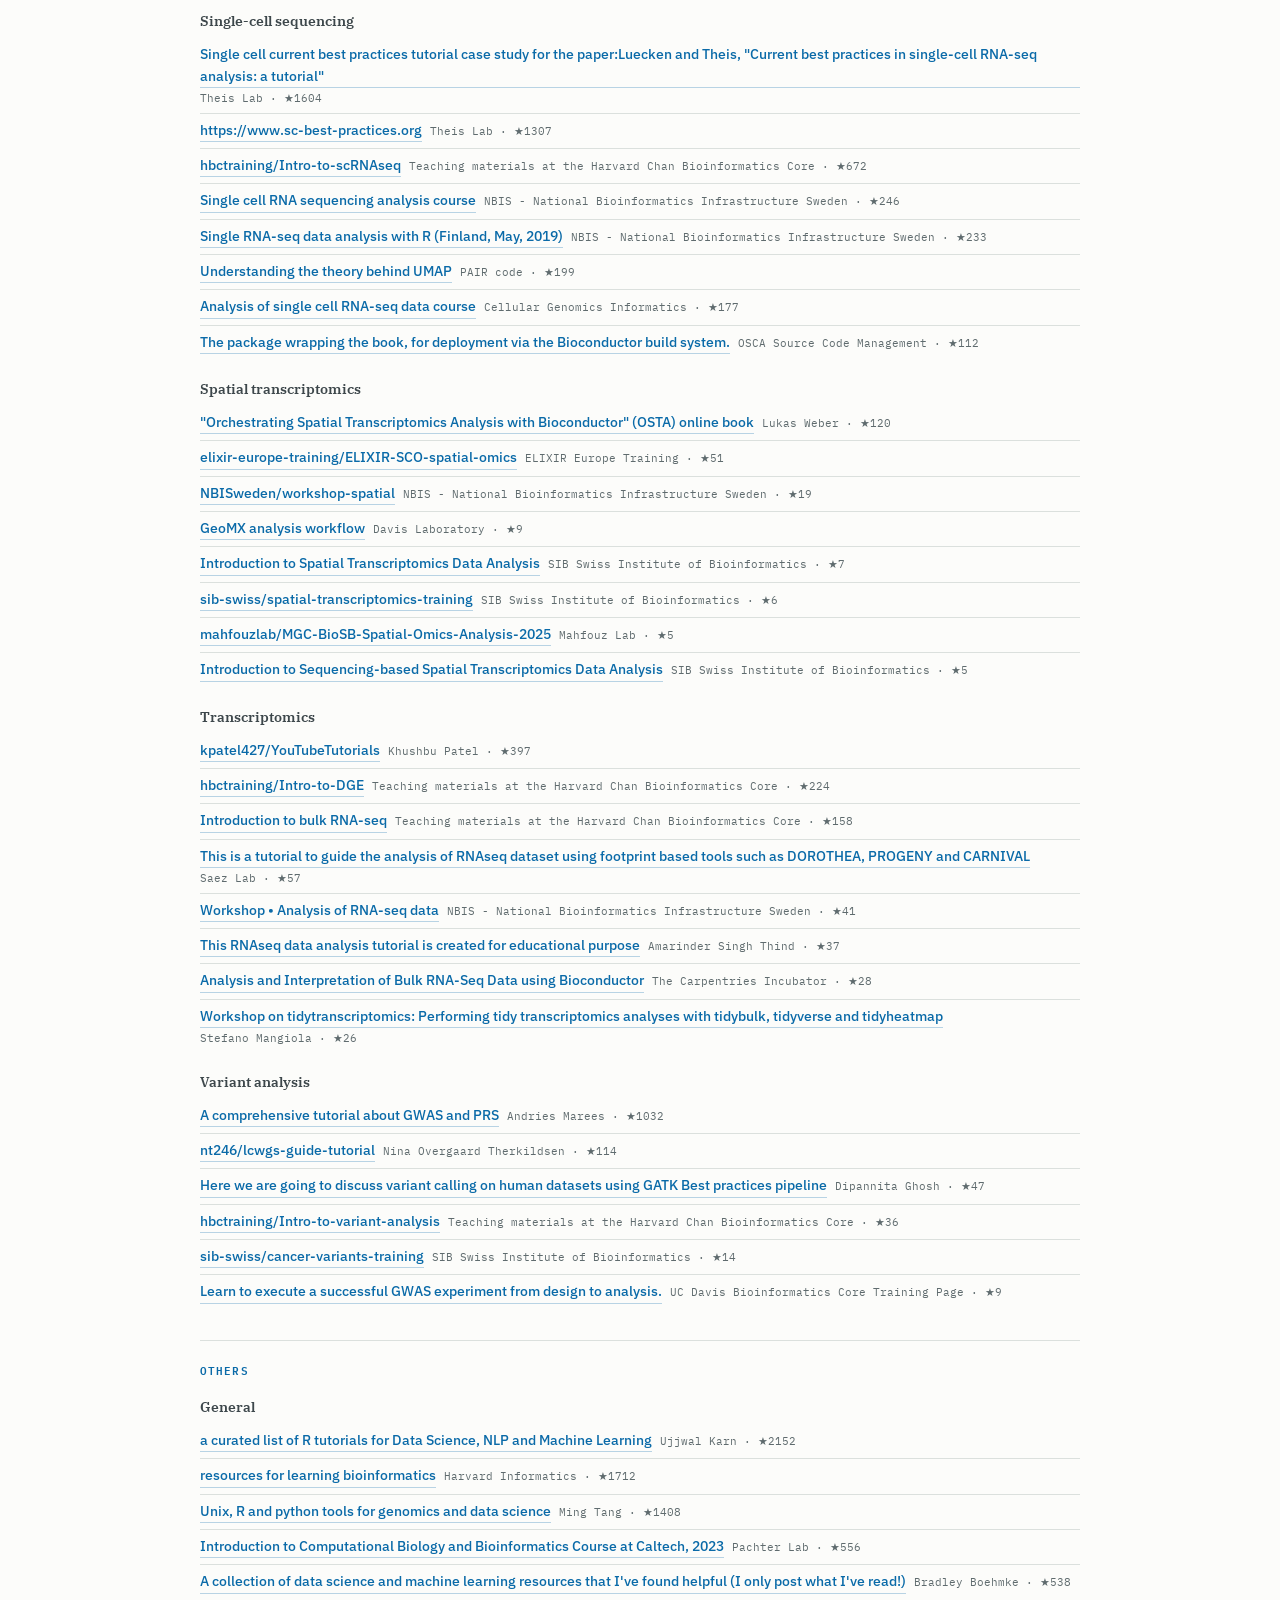
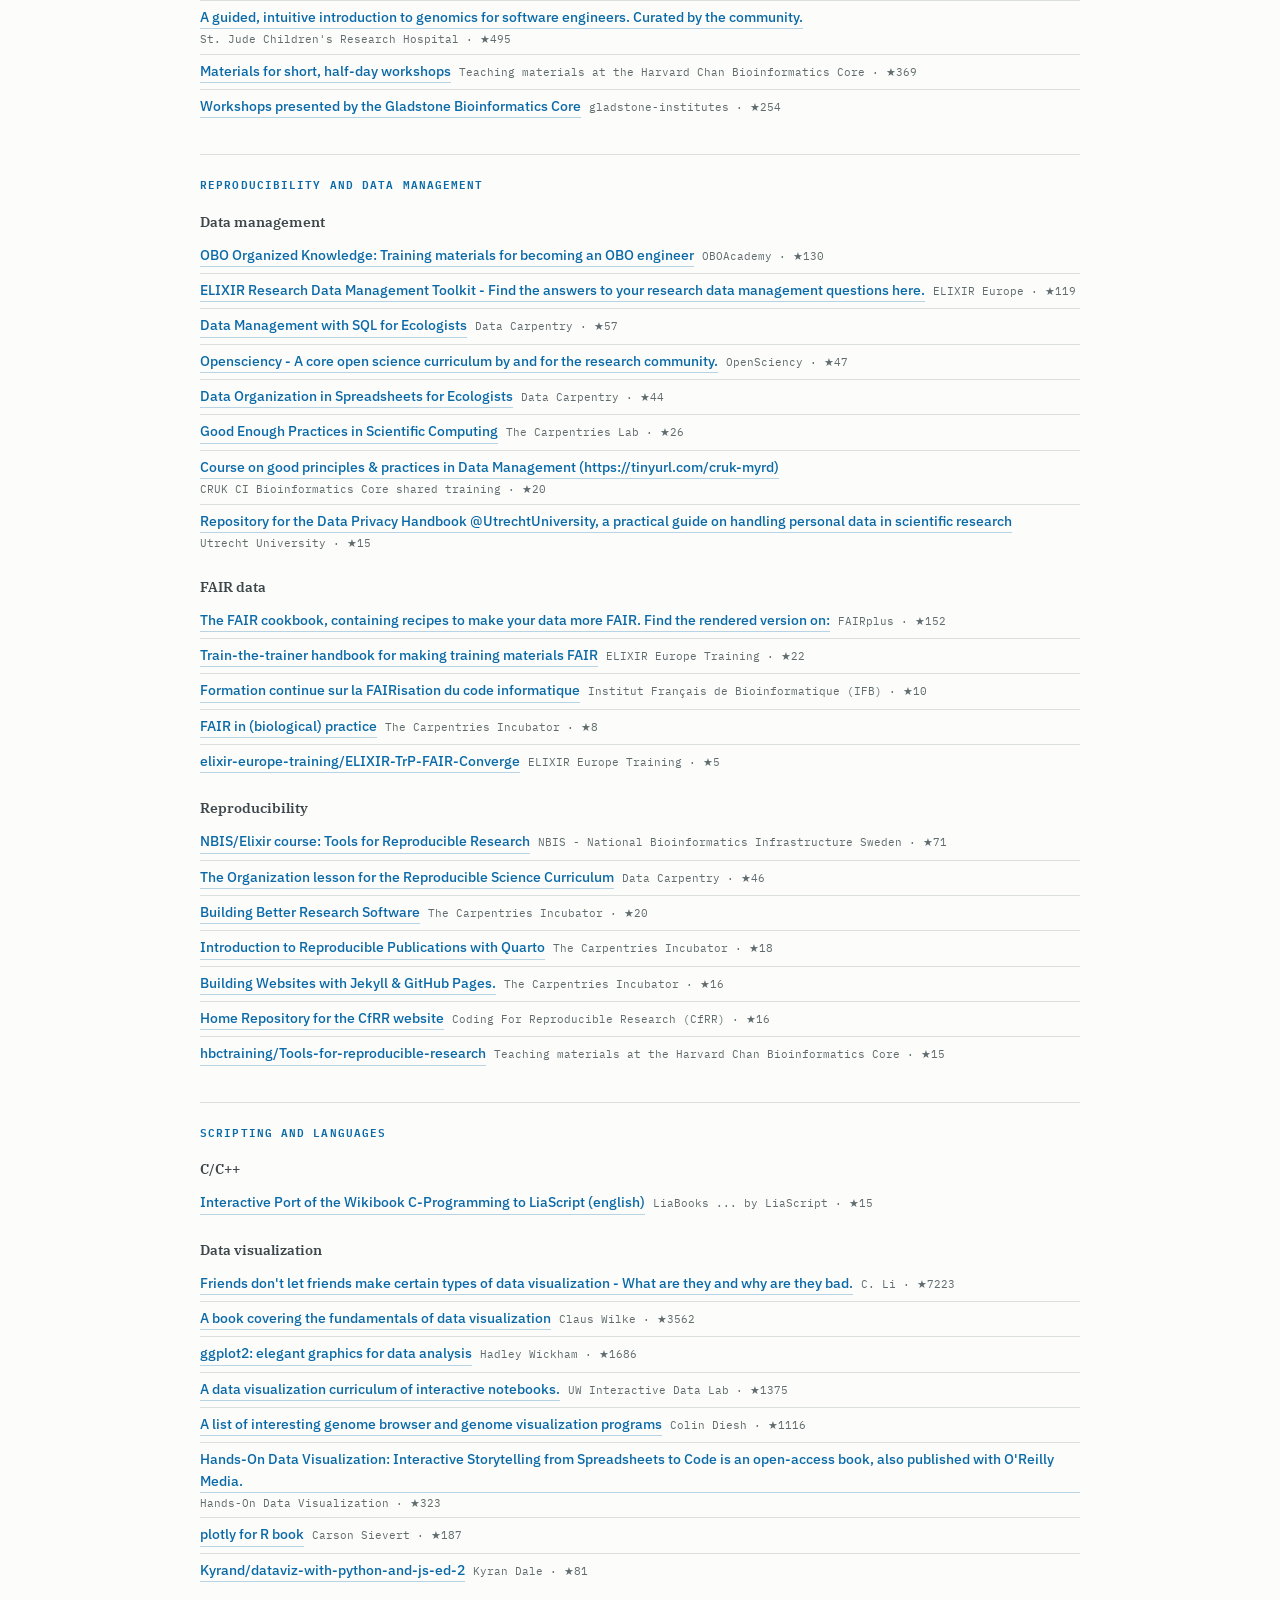
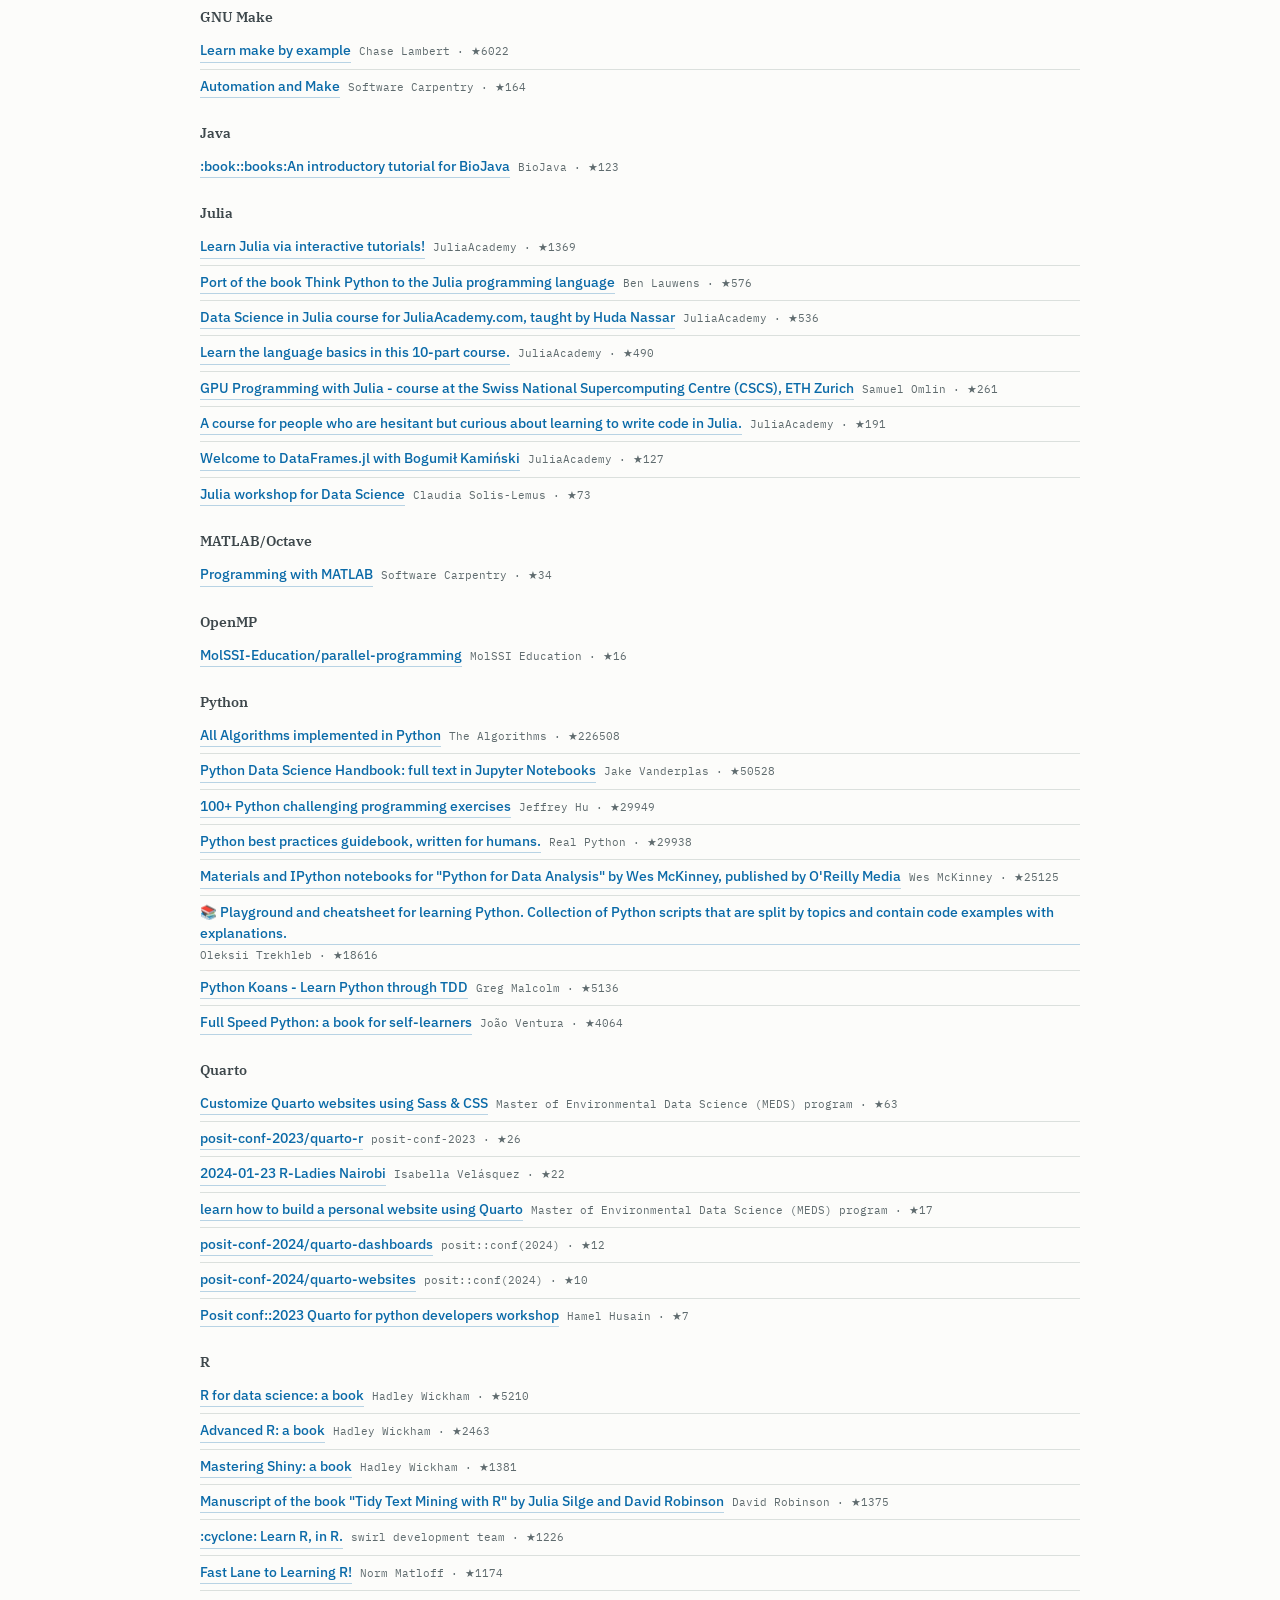
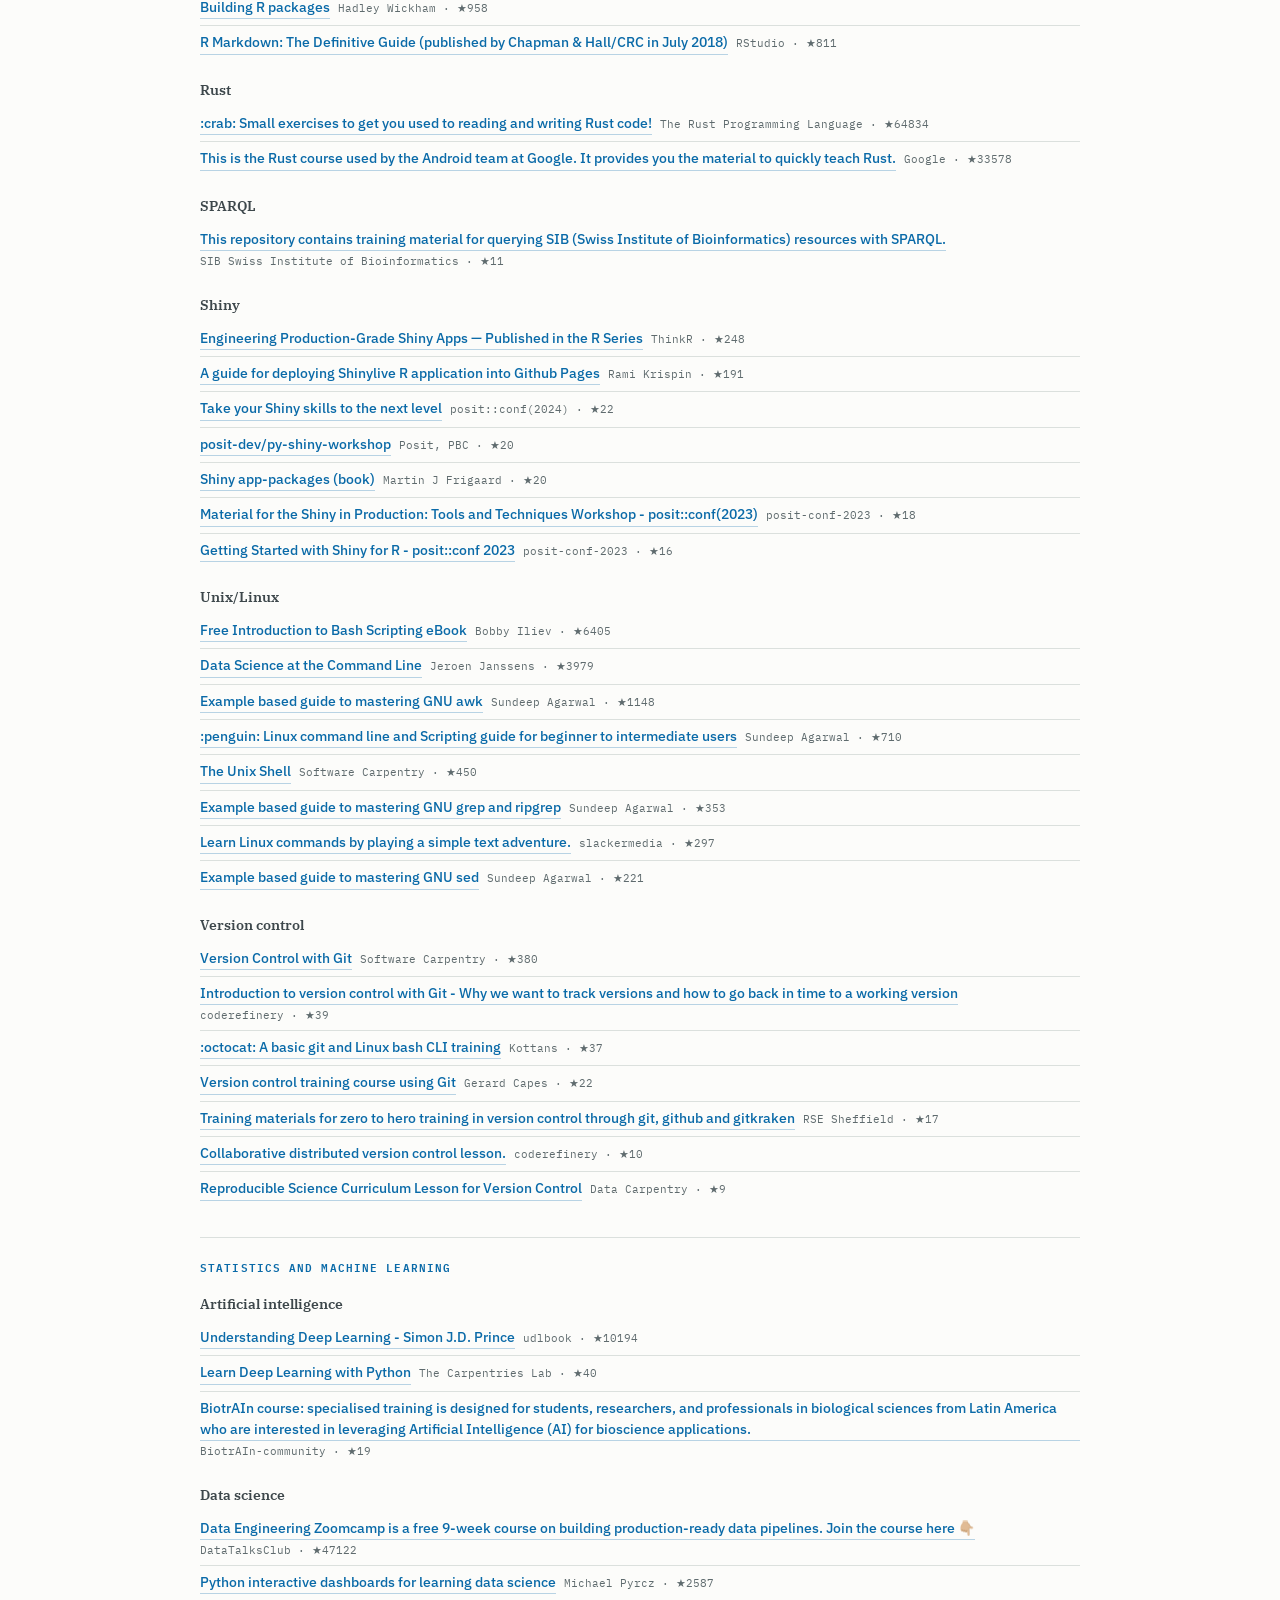
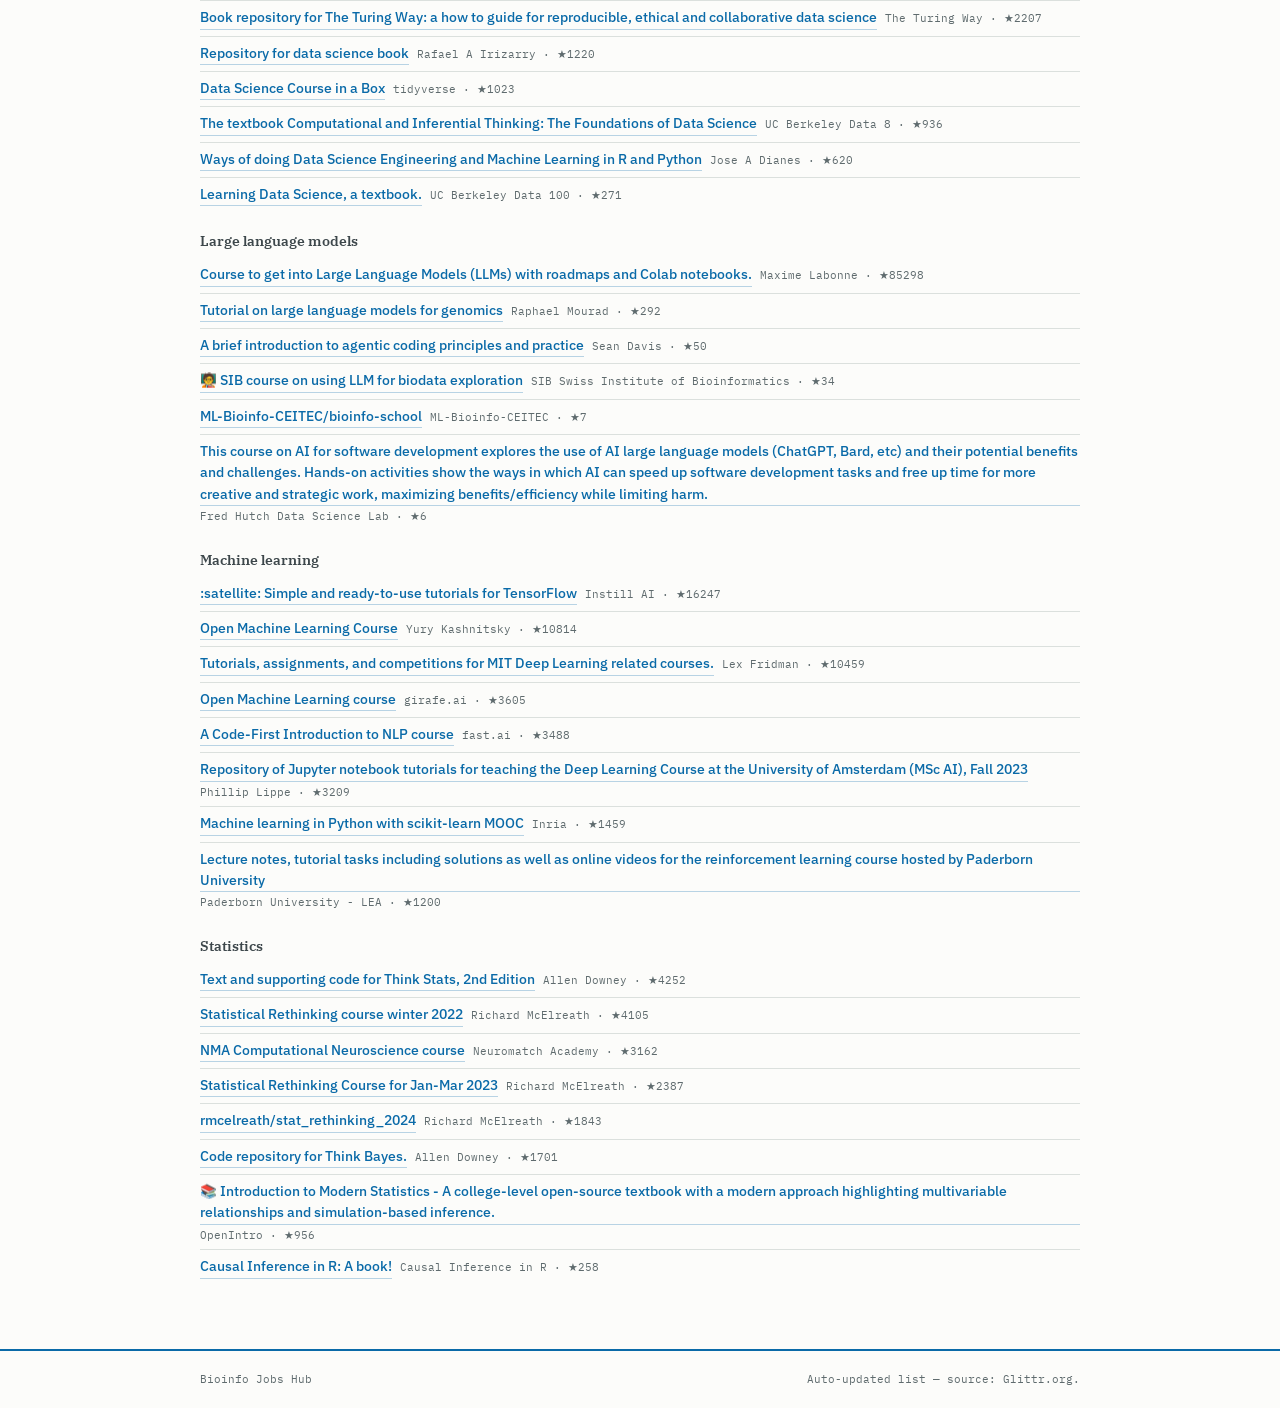
<file: training.html>
<!DOCTYPE html>
<html lang="en">
<head>
<meta charset="utf-8">
<meta name="viewport" content="width=device-width, initial-scale=1">
<title>Training Materials — Bioinfo Jobs Hub</title>
<meta name="description" content="Auto-updated, categorised list of free bioinformatics training materials — reproducible workflows, RNA-seq, metagenomics, single-cell, variant analysis, statistics, HPC and more.">
<link rel="preconnect" href="https://fonts.googleapis.com">
<link rel="preconnect" href="https://fonts.gstatic.com" crossorigin>
<link href="https://fonts.googleapis.com/css2?family=IBM+Plex+Mono:wght@400;500;600&family=IBM+Plex+Sans:wght@400;500;600&family=IBM+Plex+Serif:wght@400;500;600&display=swap" rel="stylesheet">
<link rel="stylesheet" href="assets/style.css">
</head>
<body>

<header class="site">
  <div class="wrap">
    <h1 class="brand"><a href="index.html">Bioinfo Jobs Hub</a></h1>
    <p class="tagline">Worldwide bioinformatics jobs · training · infrastructure</p>
    <nav class="tabs">
      <a href="index.html">Jobs</a>
      <a href="training.html" class="active">Training Materials</a>
      <a href="infrastructure.html">Infrastructure Directory</a>
    </nav>
  </div>
</header>

<main>
  <div class="wrap">
    <h1 class="page-title">Training Materials</h1>
    <p class="page-sub">Auto-updated nightly from <a href="https://glittr.org/" target="_blank" rel="noopener">Glittr.org</a>, a structured, actively maintained registry of bioinformatics/data-science training repositories — the same source that generates the <a href="https://github.com/sib-swiss/training-collection" target="_blank" rel="noopener">SIB Training Collection</a>. Only the top-starred materials per topic are kept, so this isn't every result, just a strong starting list. For the full searchable catalogue worldwide (including non-GitHub-hosted courses), see <a href="https://tess.elixir-europe.org/" target="_blank" rel="noopener">ELIXIR TeSS</a>.</p>

    <div class="status-bar" id="status-bar">
      <span>Loading status…</span>
    </div>

    <div class="controls">
      <input type="search" id="search" placeholder="Search title, topic, author…">
    </div>

    <div id="material-list">
      <p class="empty-state">Loading training materials…</p>
    </div>

  </div>
</main>

<footer class="site">
  <div class="wrap">
    <span>Bioinfo Jobs Hub</span>
    <span>Auto-updated list — source: Glittr.org.</span>
  </div>
</footer>

<script src="assets/training.js"></script>
</body>
</html>
</file>
<file: assets/style.css>
:root{
  --ink:#16191c;
  --ink-soft:#3d474b;
  --paper:#fcfcfa;
  /* Palette nods to both flags: Swedish blue/yellow (--spruce, --tint) and
     Bangladesh green/red (--spruce-deep, --flag-red). Body text and the
     main reading background stay dark-ink-on-off-white regardless -- see
     the README note on why (accessibility/legibility, not decoration). */
  --spruce:#0a6aa8;        /* Swedish blue -- links, accents, active states */
  --spruce-deep:#045c41;   /* Bangladesh green -- header bg, emphasis text */
  --tint:#fdf1c7;          /* soft Swedish yellow -- tag/badge backgrounds */
  --flag-red:#c62f3d;      /* Bangladesh red -- used sparingly (fail status, stripe) */
  --rail:#5f6b6e;
  --hair:#dbe0dd;
  --measure:920px;
}

*{box-sizing:border-box;}

body{
  margin:0;
  background:var(--paper);
  color:var(--ink);
  font-family:"IBM Plex Sans",-apple-system,BlinkMacSystemFont,"Segoe UI",Helvetica,Arial,sans-serif;
  font-size:15px;
  line-height:1.58;
  -webkit-font-smoothing:antialiased;
}

a{color:var(--spruce);text-decoration:none;border-bottom:1px solid rgba(10,106,168,.28);}
a:hover{border-bottom-color:var(--spruce);}
a:focus-visible{outline:2px solid var(--spruce);outline-offset:2px;border-radius:2px;}

.wrap{max-width:var(--measure);margin:0 auto;padding:0 20px;}

/* ---------- header / nav ---------- */

header.site{
  background:var(--spruce-deep);
  position:relative;
  padding-bottom:5px; /* room for the flag stripe below */
}
header.site .wrap{padding:22px 20px 16px;}
/* Thin four-band stripe: Swedish blue/yellow + Bangladesh green/red --
   the one place the palette is used literally/decoratively rather than
   for legible text or UI state, and deliberately kept small (5px). */
header.site::after{
  content:"";
  display:block;
  height:5px;
  background:linear-gradient(
    to right,
    var(--spruce) 0 25%,
    #fecc02 25% 50%,
    var(--spruce-deep) 50% 75%,
    var(--flag-red) 75% 100%
  );
}

.brand{
  font-family:"IBM Plex Serif",Georgia,serif;
  font-weight:600;
  font-size:26px;
  letter-spacing:-.01em;
  margin:0 0 4px;
  color:#fdf6e3;
}
.brand a{color:inherit;border-bottom:0;}
.tagline{
  font-family:"IBM Plex Mono",ui-monospace,monospace;
  font-size:11.5px;
  letter-spacing:.08em;
  text-transform:uppercase;
  color:#fecc02;
  margin:0 0 16px;
}

nav.tabs{display:flex;gap:22px;flex-wrap:wrap;}
nav.tabs a{
  font-family:"IBM Plex Mono",ui-monospace,monospace;
  font-size:12.5px;
  font-weight:600;
  letter-spacing:.04em;
  text-transform:uppercase;
  color:#cfe3da;
  border-bottom:2px solid transparent;
  padding-bottom:6px;
}
nav.tabs a:hover{color:#fecc02;}
nav.tabs a.active{color:#fdf6e3;border-bottom-color:#fecc02;}

/* ---------- main ---------- */

main{padding:32px 0 64px;}

h1.page-title{
  font-family:"IBM Plex Serif",Georgia,serif;
  font-size:30px;
  font-weight:600;
  margin:0 0 8px;
  letter-spacing:-.01em;
}
p.page-sub{color:var(--ink-soft);margin:0 0 28px;max-width:640px;}

.status-bar{
  display:flex;
  flex-wrap:wrap;
  gap:8px 20px;
  align-items:center;
  font-family:"IBM Plex Mono",ui-monospace,monospace;
  font-size:11.5px;
  color:var(--rail);
  border-top:1px solid var(--hair);
  border-bottom:1px solid var(--hair);
  padding:10px 0;
  margin:0 0 26px;
}
.status-bar b{color:var(--spruce-deep);}
.status-dot{display:inline-block;width:7px;height:7px;border-radius:50%;margin-right:5px;vertical-align:middle;}
.status-dot.ok{background:var(--spruce-deep);}
.status-dot.stale{background:#b8860b;}
.status-dot.fail{background:var(--flag-red);}

/* ---------- controls ---------- */

.controls{
  display:flex;
  flex-wrap:wrap;
  gap:10px;
  margin:0 0 22px;
}
.controls input[type="search"],
.controls select{
  font-family:inherit;
  font-size:13.5px;
  padding:9px 12px;
  border:1px solid var(--hair);
  border-radius:4px;
  background:#fff;
  color:var(--ink);
}
.controls input[type="search"]{flex:1 1 240px;}
.controls select{flex:0 0 auto;}

/* ---------- job cards ---------- */

.job-list{display:flex;flex-direction:column;gap:0;}
.job-card{
  padding:16px 0;
  border-bottom:1px solid var(--hair);
  display:grid;
  grid-template-columns:1fr auto;
  gap:4px 16px;
}
.job-card:first-child{padding-top:0;}
.job-title{
  font-family:"IBM Plex Serif",Georgia,serif;
  font-size:16.5px;
  font-weight:600;
  margin:0;
  grid-column:1;
}
.job-org{font-size:13.5px;color:var(--ink-soft);grid-column:1;margin:2px 0 6px;}
.job-meta{
  grid-column:1;
  display:flex;
  flex-wrap:wrap;
  gap:6px 14px;
  font-family:"IBM Plex Mono",ui-monospace,monospace;
  font-size:11px;
  color:var(--rail);
}
.job-meta .tag{
  background:var(--tint);
  color:var(--spruce-deep);
  padding:2px 7px;
  border-radius:3px;
  font-weight:500;
}
.job-when{
  grid-column:2;
  grid-row:1 / span 3;
  align-self:start;
  font-family:"IBM Plex Mono",ui-monospace,monospace;
  font-size:11px;
  color:var(--rail);
  white-space:nowrap;
  text-align:right;
  padding-top:3px;
}
.job-card a.job-link{border-bottom:0;color:inherit;}
.job-card a.job-link:hover .job-title{border-bottom:1px solid var(--spruce);}
.empty-state{color:var(--rail);font-style:italic;padding:20px 0;}

/* ---------- elsewhere panel ---------- */

.elsewhere{
  margin-top:40px;
  padding-top:20px;
  border-top:2px solid var(--spruce);
}
.elsewhere h2{
  font-family:"IBM Plex Mono",ui-monospace,monospace;
  font-size:11px;
  font-weight:600;
  letter-spacing:.1em;
  text-transform:uppercase;
  color:var(--spruce);
  margin:0 0 10px;
}
.elsewhere p{color:var(--ink-soft);font-size:13.5px;margin:0 0 12px;}
.elsewhere ul{margin:0;padding-left:18px;}
.elsewhere li{margin-bottom:6px;font-size:13.5px;}

/* ---------- directory (training / infrastructure) ---------- */

.category{
  margin-top:30px;
  padding-top:20px;
  border-top:1px solid var(--hair);
}
.category:first-of-type{margin-top:0;padding-top:0;border-top:0;}
.category h2{
  font-family:"IBM Plex Mono",ui-monospace,monospace;
  font-size:11px;
  font-weight:600;
  letter-spacing:.1em;
  text-transform:uppercase;
  color:var(--spruce);
  margin:0 0 14px;
}
.res-grid{display:grid;grid-template-columns:repeat(auto-fill,minmax(260px,1fr));gap:14px;}
.res-card{
  border:1px solid var(--hair);
  border-radius:6px;
  padding:14px 16px;
  background:#fff;
}
.res-card h3{
  font-family:"IBM Plex Serif",Georgia,serif;
  font-size:15px;
  font-weight:600;
  margin:0 0 4px;
}
.res-card p{font-size:13px;color:var(--ink-soft);margin:0 0 8px;line-height:1.5;}
.res-card .loc{
  font-family:"IBM Plex Mono",ui-monospace,monospace;
  font-size:10.5px;
  color:var(--rail);
  text-transform:uppercase;
  letter-spacing:.04em;
}

/* ---------- training materials: plain link list (not boxes) ---------- */

.topic-block{margin-top:18px;}
.topic-block:first-child{margin-top:0;}
.topic-title{
  font-family:"IBM Plex Serif",Georgia,serif;
  font-size:14px;
  font-weight:600;
  color:var(--ink-soft);
  margin:0 0 6px;
}
.material-list{list-style:none;margin:0;padding:0;}
.material-item{
  padding:6px 0;
  border-bottom:1px solid var(--hair);
  font-size:13.5px;
  display:flex;
  flex-wrap:wrap;
  align-items:baseline;
  gap:2px 8px;
}
.material-item:last-child{border-bottom:0;}
.material-item a{font-weight:500;}
.material-meta{
  font-family:"IBM Plex Mono",ui-monospace,monospace;
  font-size:10.5px;
  color:var(--rail);
  white-space:nowrap;
}

/* ---------- footer ---------- */

footer.site{
  border-top:2px solid var(--spruce);
  padding:20px 0;
  font-family:"IBM Plex Mono",ui-monospace,monospace;
  font-size:11px;
  color:var(--rail);
}
footer.site .wrap{display:flex;justify-content:space-between;flex-wrap:wrap;gap:8px;}

/* ---------- responsive ---------- */

@media (max-width:640px){
  .job-card{grid-template-columns:1fr;}
  .job-when{grid-row:auto;grid-column:1;text-align:left;margin-top:6px;}
  .res-grid{grid-template-columns:1fr;}
}
</file>
